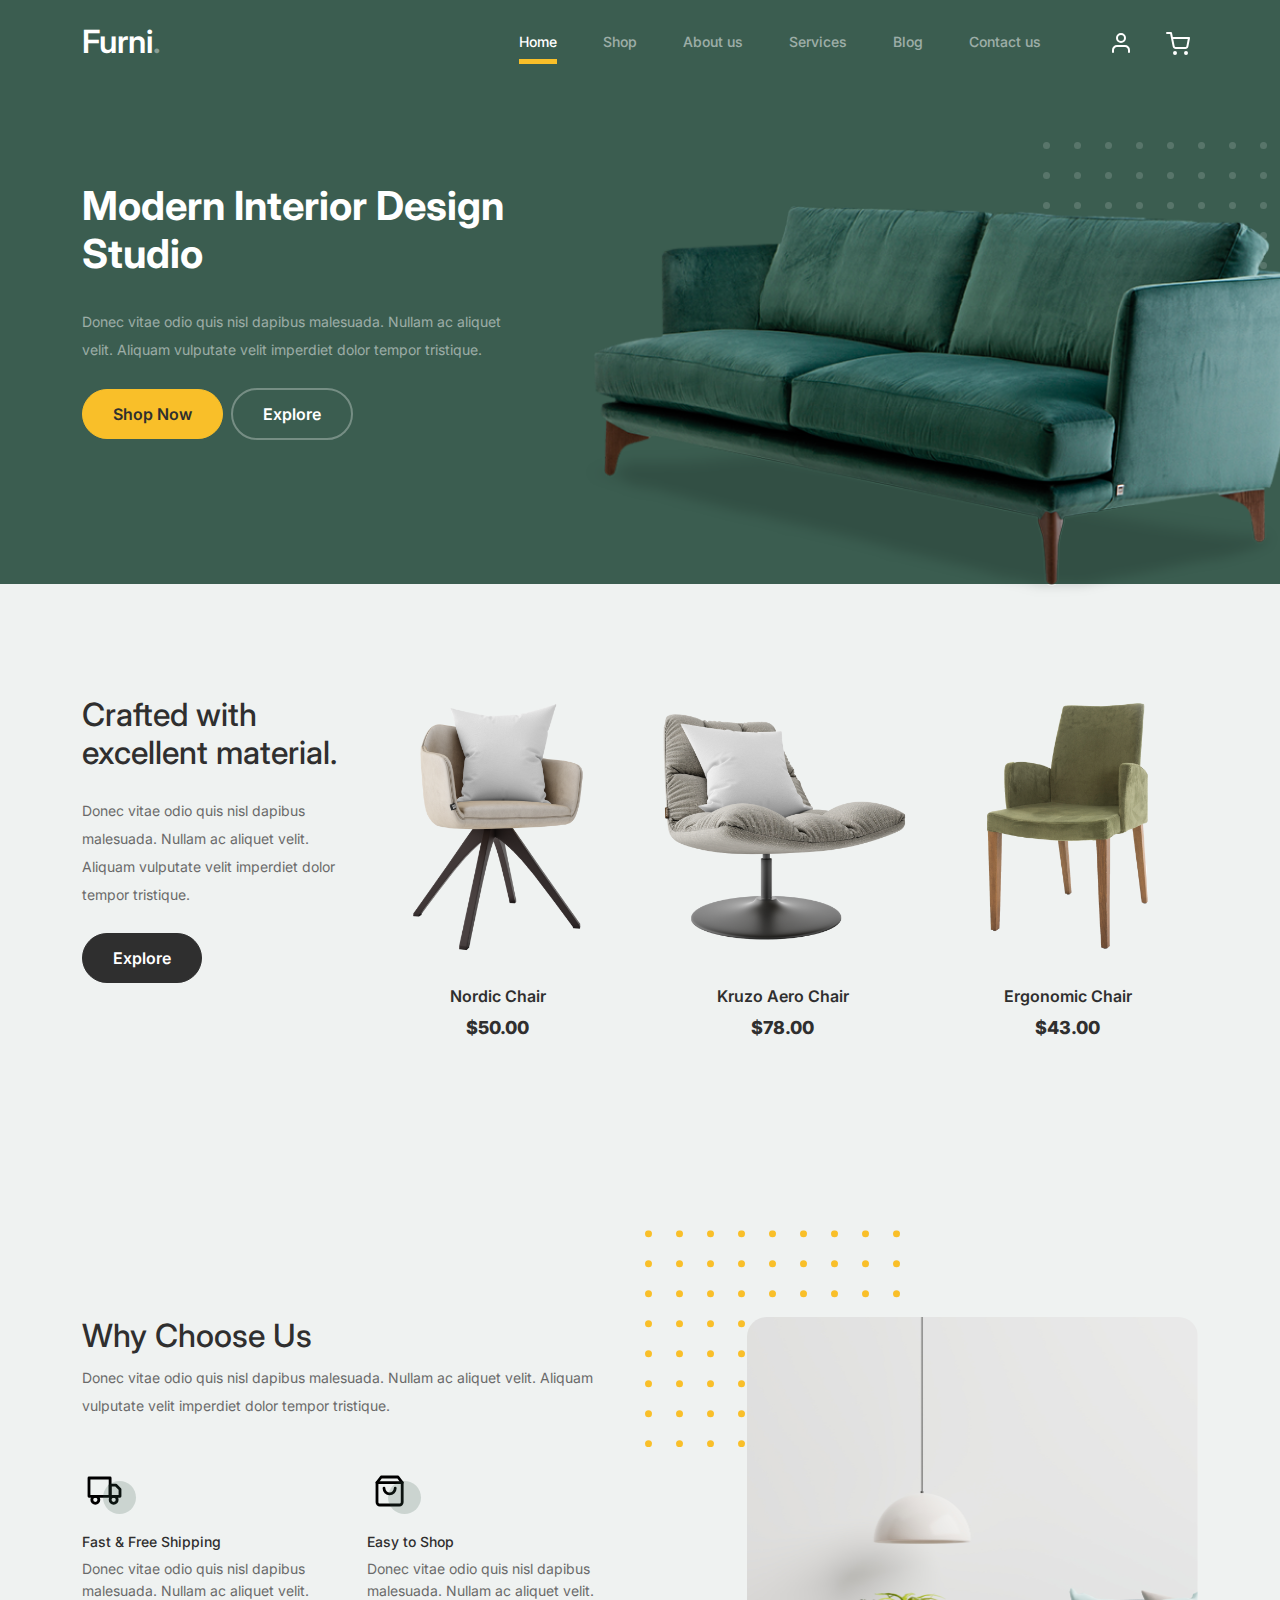
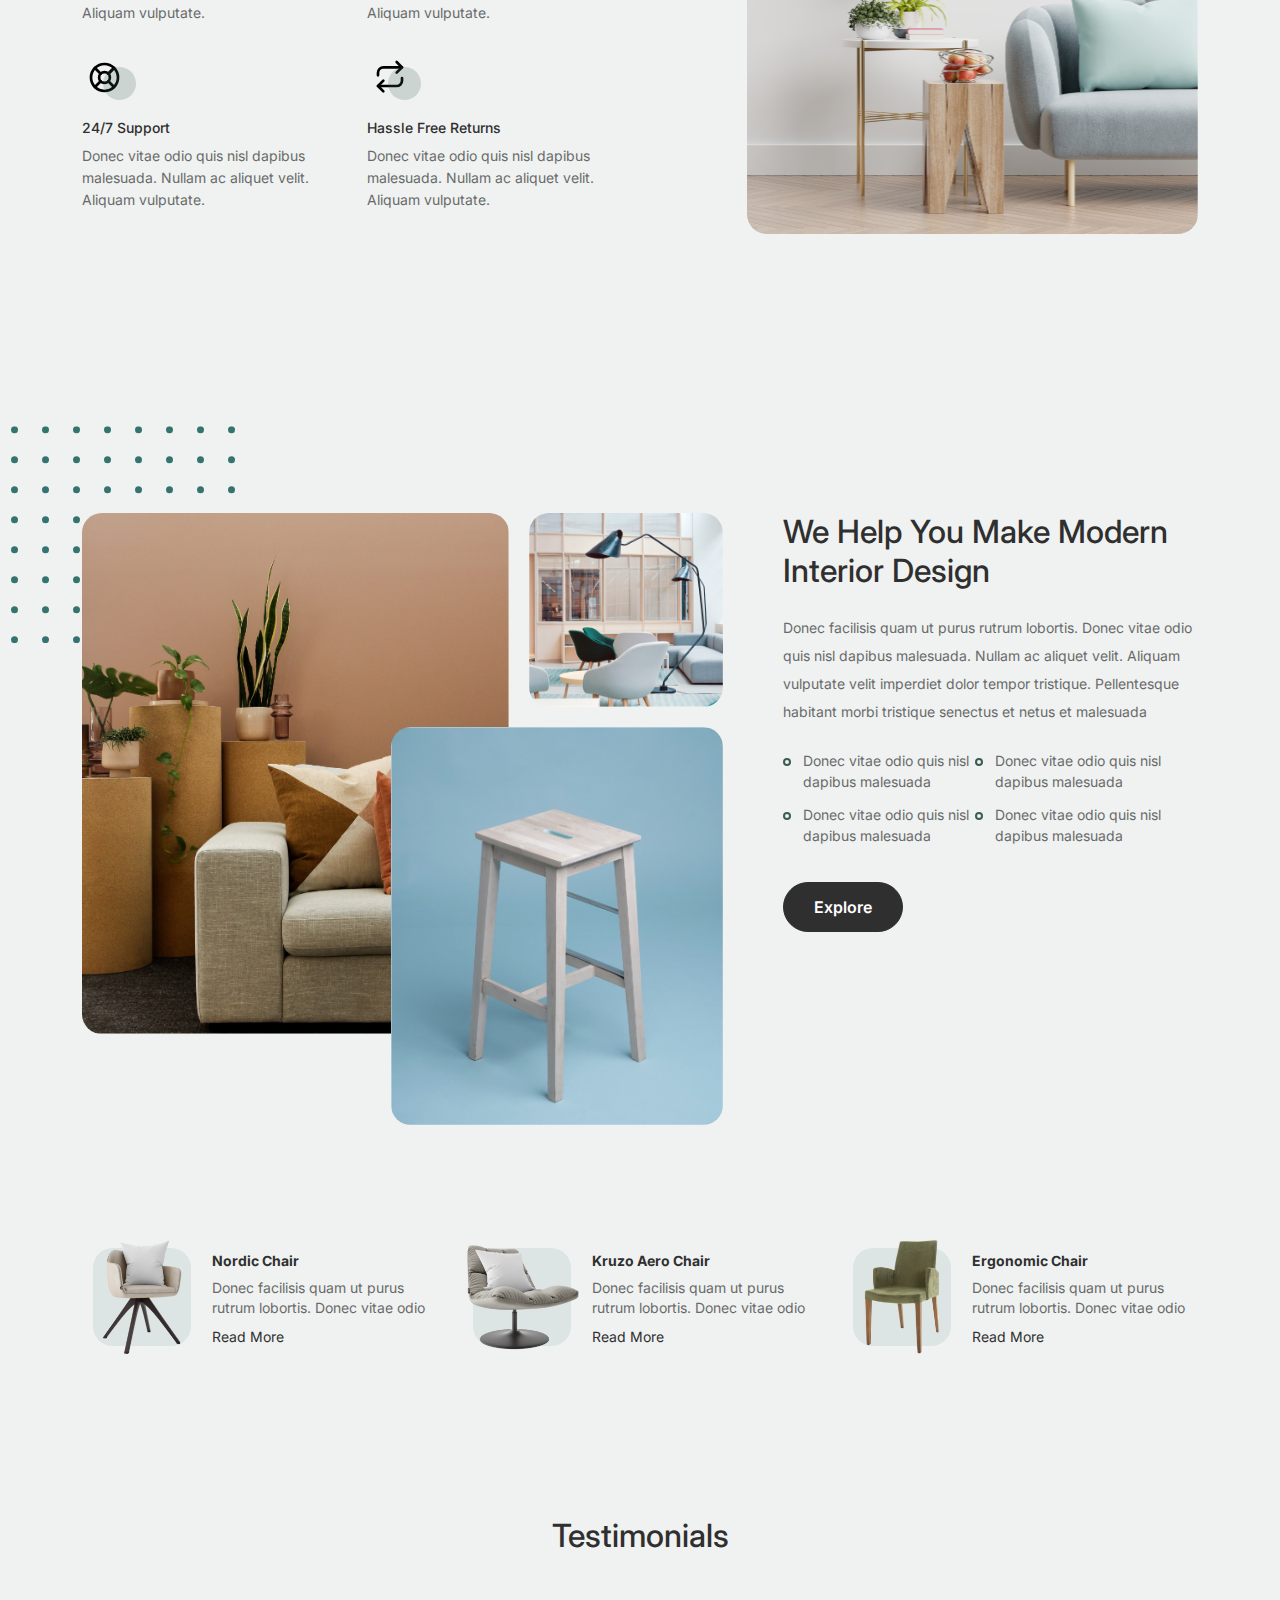
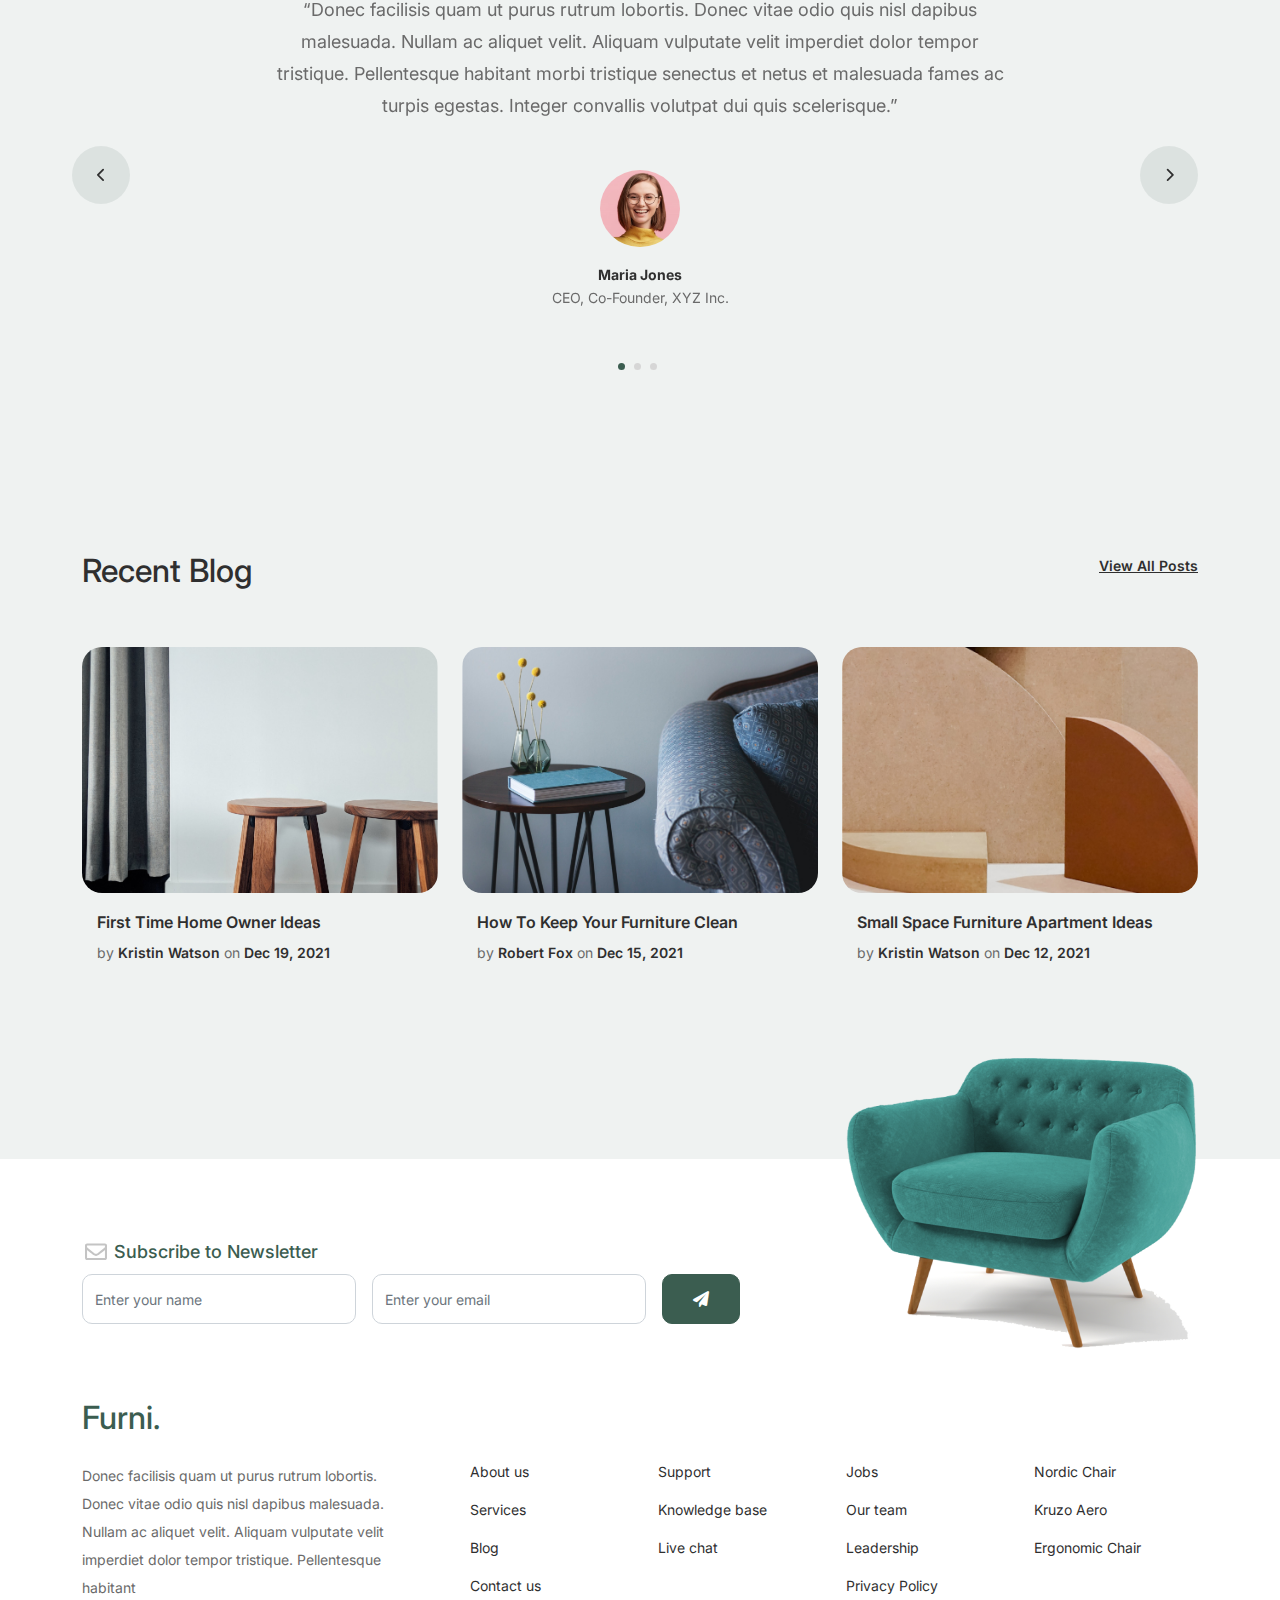
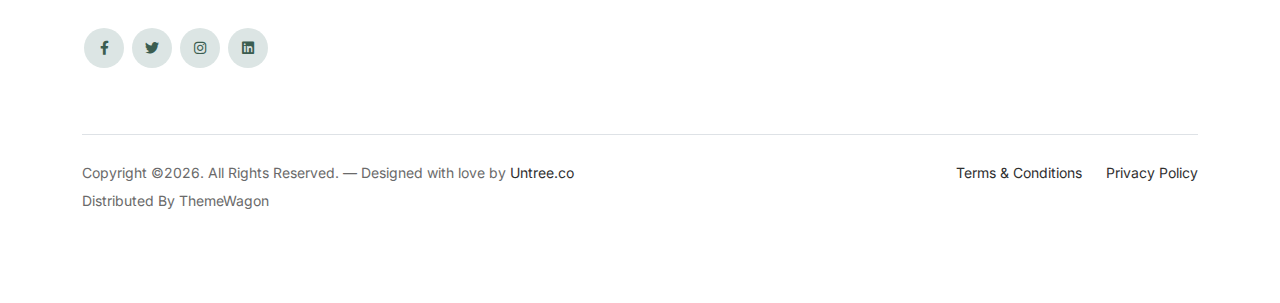
<file: furni-1.0.0/index.html>
<!-- /*
* Bootstrap 5
* Template Name: Furni
* Template Author: Untree.co
* Template URI: https://untree.co/
* License: https://creativecommons.org/licenses/by/3.0/
*/ -->
<!doctype html>
<html lang="en">
<head>
  <meta charset="utf-8">
  <meta name="viewport" content="width=device-width, initial-scale=1, shrink-to-fit=no">
  <meta name="author" content="Untree.co">
  <link rel="shortcut icon" href="favicon.png">

  <meta name="description" content="" />
  <meta name="keywords" content="bootstrap, bootstrap4" />

		<!-- Bootstrap CSS -->
		<link href="css/bootstrap.min.css" rel="stylesheet">
		<link href="https://cdnjs.cloudflare.com/ajax/libs/font-awesome/6.0.0-beta3/css/all.min.css" rel="stylesheet">
		<link href="css/tiny-slider.css" rel="stylesheet">
		<link href="css/style.css" rel="stylesheet">
		<title>Furni Free Bootstrap 5 Template for Furniture and Interior Design Websites by Untree.co </title>
	</head>

	<body>

		<!-- Start Header/Navigation -->
		<nav class="custom-navbar navbar navbar navbar-expand-md navbar-dark bg-dark" arial-label="Furni navigation bar">

			<div class="container">
				<a class="navbar-brand" href="index.html">Furni<span>.</span></a>

				<button class="navbar-toggler" type="button" data-bs-toggle="collapse" data-bs-target="#navbarsFurni" aria-controls="navbarsFurni" aria-expanded="false" aria-label="Toggle navigation">
					<span class="navbar-toggler-icon"></span>
				</button>

				<div class="collapse navbar-collapse" id="navbarsFurni">
					<ul class="custom-navbar-nav navbar-nav ms-auto mb-2 mb-md-0">
						<li class="nav-item active">
							<a class="nav-link" href="index.html">Home</a>
						</li>
						<li><a class="nav-link" href="shop.html">Shop</a></li>
						<li><a class="nav-link" href="about.html">About us</a></li>
						<li><a class="nav-link" href="services.html">Services</a></li>
						<li><a class="nav-link" href="blog.html">Blog</a></li>
						<li><a class="nav-link" href="contact.html">Contact us</a></li>
					</ul>

					<ul class="custom-navbar-cta navbar-nav mb-2 mb-md-0 ms-5">
						<li><a class="nav-link" href="#"><img src="images/user.svg"></a></li>
						<li><a class="nav-link" href="cart.html"><img src="images/cart.svg"></a></li>
					</ul>
				</div>
			</div>
				
		</nav>
		<!-- End Header/Navigation -->

		<!-- Start Hero Section -->
			<div class="hero">
				<div class="container">
					<div class="row justify-content-between">
						<div class="col-lg-5">
							<div class="intro-excerpt">
								<h1>Modern Interior <span clsas="d-block">Design Studio</span></h1>
								<p class="mb-4">Donec vitae odio quis nisl dapibus malesuada. Nullam ac aliquet velit. Aliquam vulputate velit imperdiet dolor tempor tristique.</p>
								<p><a href="" class="btn btn-secondary me-2">Shop Now</a><a href="#" class="btn btn-white-outline">Explore</a></p>
							</div>
						</div>
						<div class="col-lg-7">
							<div class="hero-img-wrap">
								<img src="images/couch.png" class="img-fluid">
							</div>
						</div>
					</div>
				</div>
			</div>
		<!-- End Hero Section -->

		<!-- Start Product Section -->
		<div class="product-section">
			<div class="container">
				<div class="row">

					<!-- Start Column 1 -->
					<div class="col-md-12 col-lg-3 mb-5 mb-lg-0">
						<h2 class="mb-4 section-title">Crafted with excellent material.</h2>
						<p class="mb-4">Donec vitae odio quis nisl dapibus malesuada. Nullam ac aliquet velit. Aliquam vulputate velit imperdiet dolor tempor tristique. </p>
						<p><a href="shop.html" class="btn">Explore</a></p>
					</div> 
					<!-- End Column 1 -->

					<!-- Start Column 2 -->
					<div class="col-12 col-md-4 col-lg-3 mb-5 mb-md-0">
						<a class="product-item" href="cart.html">
							<img src="images/product-1.png" class="img-fluid product-thumbnail">
							<h3 class="product-title">Nordic Chair</h3>
							<strong class="product-price">$50.00</strong>

							<span class="icon-cross">
								<img src="images/cross.svg" class="img-fluid">
							</span>
						</a>
					</div> 
					<!-- End Column 2 -->

					<!-- Start Column 3 -->
					<div class="col-12 col-md-4 col-lg-3 mb-5 mb-md-0">
						<a class="product-item" href="cart.html">
							<img src="images/product-2.png" class="img-fluid product-thumbnail">
							<h3 class="product-title">Kruzo Aero Chair</h3>
							<strong class="product-price">$78.00</strong>

							<span class="icon-cross">
								<img src="images/cross.svg" class="img-fluid">
							</span>
						</a>
					</div>
					<!-- End Column 3 -->

					<!-- Start Column 4 -->
					<div class="col-12 col-md-4 col-lg-3 mb-5 mb-md-0">
						<a class="product-item" href="cart.html">
							<img src="images/product-3.png" class="img-fluid product-thumbnail">
							<h3 class="product-title">Ergonomic Chair</h3>
							<strong class="product-price">$43.00</strong>

							<span class="icon-cross">
								<img src="images/cross.svg" class="img-fluid">
							</span>
						</a>
					</div>
					<!-- End Column 4 -->

				</div>
			</div>
		</div>
		<!-- End Product Section -->

		<!-- Start Why Choose Us Section -->
		<div class="why-choose-section">
			<div class="container">
				<div class="row justify-content-between">
					<div class="col-lg-6">
						<h2 class="section-title">Why Choose Us</h2>
						<p>Donec vitae odio quis nisl dapibus malesuada. Nullam ac aliquet velit. Aliquam vulputate velit imperdiet dolor tempor tristique.</p>

						<div class="row my-5">
							<div class="col-6 col-md-6">
								<div class="feature">
									<div class="icon">
										<img src="images/truck.svg" alt="Image" class="imf-fluid">
									</div>
									<h3>Fast &amp; Free Shipping</h3>
									<p>Donec vitae odio quis nisl dapibus malesuada. Nullam ac aliquet velit. Aliquam vulputate.</p>
								</div>
							</div>

							<div class="col-6 col-md-6">
								<div class="feature">
									<div class="icon">
										<img src="images/bag.svg" alt="Image" class="imf-fluid">
									</div>
									<h3>Easy to Shop</h3>
									<p>Donec vitae odio quis nisl dapibus malesuada. Nullam ac aliquet velit. Aliquam vulputate.</p>
								</div>
							</div>

							<div class="col-6 col-md-6">
								<div class="feature">
									<div class="icon">
										<img src="images/support.svg" alt="Image" class="imf-fluid">
									</div>
									<h3>24/7 Support</h3>
									<p>Donec vitae odio quis nisl dapibus malesuada. Nullam ac aliquet velit. Aliquam vulputate.</p>
								</div>
							</div>

							<div class="col-6 col-md-6">
								<div class="feature">
									<div class="icon">
										<img src="images/return.svg" alt="Image" class="imf-fluid">
									</div>
									<h3>Hassle Free Returns</h3>
									<p>Donec vitae odio quis nisl dapibus malesuada. Nullam ac aliquet velit. Aliquam vulputate.</p>
								</div>
							</div>

						</div>
					</div>

					<div class="col-lg-5">
						<div class="img-wrap">
							<img src="images/why-choose-us-img.jpg" alt="Image" class="img-fluid">
						</div>
					</div>

				</div>
			</div>
		</div>
		<!-- End Why Choose Us Section -->

		<!-- Start We Help Section -->
		<div class="we-help-section">
			<div class="container">
				<div class="row justify-content-between">
					<div class="col-lg-7 mb-5 mb-lg-0">
						<div class="imgs-grid">
							<div class="grid grid-1"><img src="images/img-grid-1.jpg" alt="Untree.co"></div>
							<div class="grid grid-2"><img src="images/img-grid-2.jpg" alt="Untree.co"></div>
							<div class="grid grid-3"><img src="images/img-grid-3.jpg" alt="Untree.co"></div>
						</div>
					</div>
					<div class="col-lg-5 ps-lg-5">
						<h2 class="section-title mb-4">We Help You Make Modern Interior Design</h2>
						<p>Donec facilisis quam ut purus rutrum lobortis. Donec vitae odio quis nisl dapibus malesuada. Nullam ac aliquet velit. Aliquam vulputate velit imperdiet dolor tempor tristique. Pellentesque habitant morbi tristique senectus et netus et malesuada</p>

						<ul class="list-unstyled custom-list my-4">
							<li>Donec vitae odio quis nisl dapibus malesuada</li>
							<li>Donec vitae odio quis nisl dapibus malesuada</li>
							<li>Donec vitae odio quis nisl dapibus malesuada</li>
							<li>Donec vitae odio quis nisl dapibus malesuada</li>
						</ul>
						<p><a herf="#" class="btn">Explore</a></p>
					</div>
				</div>
			</div>
		</div>
		<!-- End We Help Section -->

		<!-- Start Popular Product -->
		<div class="popular-product">
			<div class="container">
				<div class="row">

					<div class="col-12 col-md-6 col-lg-4 mb-4 mb-lg-0">
						<div class="product-item-sm d-flex">
							<div class="thumbnail">
								<img src="images/product-1.png" alt="Image" class="img-fluid">
							</div>
							<div class="pt-3">
								<h3>Nordic Chair</h3>
								<p>Donec facilisis quam ut purus rutrum lobortis. Donec vitae odio </p>
								<p><a href="#">Read More</a></p>
							</div>
						</div>
					</div>

					<div class="col-12 col-md-6 col-lg-4 mb-4 mb-lg-0">
						<div class="product-item-sm d-flex">
							<div class="thumbnail">
								<img src="images/product-2.png" alt="Image" class="img-fluid">
							</div>
							<div class="pt-3">
								<h3>Kruzo Aero Chair</h3>
								<p>Donec facilisis quam ut purus rutrum lobortis. Donec vitae odio </p>
								<p><a href="#">Read More</a></p>
							</div>
						</div>
					</div>

					<div class="col-12 col-md-6 col-lg-4 mb-4 mb-lg-0">
						<div class="product-item-sm d-flex">
							<div class="thumbnail">
								<img src="images/product-3.png" alt="Image" class="img-fluid">
							</div>
							<div class="pt-3">
								<h3>Ergonomic Chair</h3>
								<p>Donec facilisis quam ut purus rutrum lobortis. Donec vitae odio </p>
								<p><a href="#">Read More</a></p>
							</div>
						</div>
					</div>

				</div>
			</div>
		</div>
		<!-- End Popular Product -->

		<!-- Start Testimonial Slider -->
		<div class="testimonial-section">
			<div class="container">
				<div class="row">
					<div class="col-lg-7 mx-auto text-center">
						<h2 class="section-title">Testimonials</h2>
					</div>
				</div>

				<div class="row justify-content-center">
					<div class="col-lg-12">
						<div class="testimonial-slider-wrap text-center">

							<div id="testimonial-nav">
								<span class="prev" data-controls="prev"><span class="fa fa-chevron-left"></span></span>
								<span class="next" data-controls="next"><span class="fa fa-chevron-right"></span></span>
							</div>

							<div class="testimonial-slider">
								
								<div class="item">
									<div class="row justify-content-center">
										<div class="col-lg-8 mx-auto">

											<div class="testimonial-block text-center">
												<blockquote class="mb-5">
													<p>&ldquo;Donec facilisis quam ut purus rutrum lobortis. Donec vitae odio quis nisl dapibus malesuada. Nullam ac aliquet velit. Aliquam vulputate velit imperdiet dolor tempor tristique. Pellentesque habitant morbi tristique senectus et netus et malesuada fames ac turpis egestas. Integer convallis volutpat dui quis scelerisque.&rdquo;</p>
												</blockquote>

												<div class="author-info">
													<div class="author-pic">
														<img src="images/person-1.png" alt="Maria Jones" class="img-fluid">
													</div>
													<h3 class="font-weight-bold">Maria Jones</h3>
													<span class="position d-block mb-3">CEO, Co-Founder, XYZ Inc.</span>
												</div>
											</div>

										</div>
									</div>
								</div> 
								<!-- END item -->

								<div class="item">
									<div class="row justify-content-center">
										<div class="col-lg-8 mx-auto">

											<div class="testimonial-block text-center">
												<blockquote class="mb-5">
													<p>&ldquo;Donec facilisis quam ut purus rutrum lobortis. Donec vitae odio quis nisl dapibus malesuada. Nullam ac aliquet velit. Aliquam vulputate velit imperdiet dolor tempor tristique. Pellentesque habitant morbi tristique senectus et netus et malesuada fames ac turpis egestas. Integer convallis volutpat dui quis scelerisque.&rdquo;</p>
												</blockquote>

												<div class="author-info">
													<div class="author-pic">
														<img src="images/person-1.png" alt="Maria Jones" class="img-fluid">
													</div>
													<h3 class="font-weight-bold">Maria Jones</h3>
													<span class="position d-block mb-3">CEO, Co-Founder, XYZ Inc.</span>
												</div>
											</div>

										</div>
									</div>
								</div> 
								<!-- END item -->

								<div class="item">
									<div class="row justify-content-center">
										<div class="col-lg-8 mx-auto">

											<div class="testimonial-block text-center">
												<blockquote class="mb-5">
													<p>&ldquo;Donec facilisis quam ut purus rutrum lobortis. Donec vitae odio quis nisl dapibus malesuada. Nullam ac aliquet velit. Aliquam vulputate velit imperdiet dolor tempor tristique. Pellentesque habitant morbi tristique senectus et netus et malesuada fames ac turpis egestas. Integer convallis volutpat dui quis scelerisque.&rdquo;</p>
												</blockquote>

												<div class="author-info">
													<div class="author-pic">
														<img src="images/person-1.png" alt="Maria Jones" class="img-fluid">
													</div>
													<h3 class="font-weight-bold">Maria Jones</h3>
													<span class="position d-block mb-3">CEO, Co-Founder, XYZ Inc.</span>
												</div>
											</div>

										</div>
									</div>
								</div> 
								<!-- END item -->

							</div>

						</div>
					</div>
				</div>
			</div>
		</div>
		<!-- End Testimonial Slider -->

		<!-- Start Blog Section -->
		<div class="blog-section">
			<div class="container">
				<div class="row mb-5">
					<div class="col-md-6">
						<h2 class="section-title">Recent Blog</h2>
					</div>
					<div class="col-md-6 text-start text-md-end">
						<a href="#" class="more">View All Posts</a>
					</div>
				</div>

				<div class="row">

					<div class="col-12 col-sm-6 col-md-4 mb-4 mb-md-0">
						<div class="post-entry">
							<a href="#" class="post-thumbnail"><img src="images/post-1.jpg" alt="Image" class="img-fluid"></a>
							<div class="post-content-entry">
								<h3><a href="#">First Time Home Owner Ideas</a></h3>
								<div class="meta">
									<span>by <a href="#">Kristin Watson</a></span> <span>on <a href="#">Dec 19, 2021</a></span>
								</div>
							</div>
						</div>
					</div>

					<div class="col-12 col-sm-6 col-md-4 mb-4 mb-md-0">
						<div class="post-entry">
							<a href="#" class="post-thumbnail"><img src="images/post-2.jpg" alt="Image" class="img-fluid"></a>
							<div class="post-content-entry">
								<h3><a href="#">How To Keep Your Furniture Clean</a></h3>
								<div class="meta">
									<span>by <a href="#">Robert Fox</a></span> <span>on <a href="#">Dec 15, 2021</a></span>
								</div>
							</div>
						</div>
					</div>

					<div class="col-12 col-sm-6 col-md-4 mb-4 mb-md-0">
						<div class="post-entry">
							<a href="#" class="post-thumbnail"><img src="images/post-3.jpg" alt="Image" class="img-fluid"></a>
							<div class="post-content-entry">
								<h3><a href="#">Small Space Furniture Apartment Ideas</a></h3>
								<div class="meta">
									<span>by <a href="#">Kristin Watson</a></span> <span>on <a href="#">Dec 12, 2021</a></span>
								</div>
							</div>
						</div>
					</div>

				</div>
			</div>
		</div>
		<!-- End Blog Section -->	

		<!-- Start Footer Section -->
		<footer class="footer-section">
			<div class="container relative">

				<div class="sofa-img">
					<img src="images/sofa.png" alt="Image" class="img-fluid">
				</div>

				<div class="row">
					<div class="col-lg-8">
						<div class="subscription-form">
							<h3 class="d-flex align-items-center"><span class="me-1"><img src="images/envelope-outline.svg" alt="Image" class="img-fluid"></span><span>Subscribe to Newsletter</span></h3>

							<form action="#" class="row g-3">
								<div class="col-auto">
									<input type="text" class="form-control" placeholder="Enter your name">
								</div>
								<div class="col-auto">
									<input type="email" class="form-control" placeholder="Enter your email">
								</div>
								<div class="col-auto">
									<button class="btn btn-primary">
										<span class="fa fa-paper-plane"></span>
									</button>
								</div>
							</form>

						</div>
					</div>
				</div>

				<div class="row g-5 mb-5">
					<div class="col-lg-4">
						<div class="mb-4 footer-logo-wrap"><a href="#" class="footer-logo">Furni<span>.</span></a></div>
						<p class="mb-4">Donec facilisis quam ut purus rutrum lobortis. Donec vitae odio quis nisl dapibus malesuada. Nullam ac aliquet velit. Aliquam vulputate velit imperdiet dolor tempor tristique. Pellentesque habitant</p>

						<ul class="list-unstyled custom-social">
							<li><a href="#"><span class="fa fa-brands fa-facebook-f"></span></a></li>
							<li><a href="#"><span class="fa fa-brands fa-twitter"></span></a></li>
							<li><a href="#"><span class="fa fa-brands fa-instagram"></span></a></li>
							<li><a href="#"><span class="fa fa-brands fa-linkedin"></span></a></li>
						</ul>
					</div>

					<div class="col-lg-8">
						<div class="row links-wrap">
							<div class="col-6 col-sm-6 col-md-3">
								<ul class="list-unstyled">
									<li><a href="#">About us</a></li>
									<li><a href="#">Services</a></li>
									<li><a href="#">Blog</a></li>
									<li><a href="#">Contact us</a></li>
								</ul>
							</div>

							<div class="col-6 col-sm-6 col-md-3">
								<ul class="list-unstyled">
									<li><a href="#">Support</a></li>
									<li><a href="#">Knowledge base</a></li>
									<li><a href="#">Live chat</a></li>
								</ul>
							</div>

							<div class="col-6 col-sm-6 col-md-3">
								<ul class="list-unstyled">
									<li><a href="#">Jobs</a></li>
									<li><a href="#">Our team</a></li>
									<li><a href="#">Leadership</a></li>
									<li><a href="#">Privacy Policy</a></li>
								</ul>
							</div>

							<div class="col-6 col-sm-6 col-md-3">
								<ul class="list-unstyled">
									<li><a href="#">Nordic Chair</a></li>
									<li><a href="#">Kruzo Aero</a></li>
									<li><a href="#">Ergonomic Chair</a></li>
								</ul>
							</div>
						</div>
					</div>

				</div>

				<div class="border-top copyright">
					<div class="row pt-4">
						<div class="col-lg-6">
							<p class="mb-2 text-center text-lg-start">Copyright &copy;<script>document.write(new Date().getFullYear());</script>. All Rights Reserved. &mdash; Designed with love by <a href="https://untree.co">Untree.co</a> Distributed By <a hreff="https://themewagon.com">ThemeWagon</a>  <!-- License information: https://untree.co/license/ -->
            </p>
						</div>

						<div class="col-lg-6 text-center text-lg-end">
							<ul class="list-unstyled d-inline-flex ms-auto">
								<li class="me-4"><a href="#">Terms &amp; Conditions</a></li>
								<li><a href="#">Privacy Policy</a></li>
							</ul>
						</div>

					</div>
				</div>

			</div>
		</footer>
		<!-- End Footer Section -->	


		<script src="js/bootstrap.bundle.min.js"></script>
		<script src="js/tiny-slider.js"></script>
		<script src="js/custom.js"></script>
	</body>

</html>
</file>
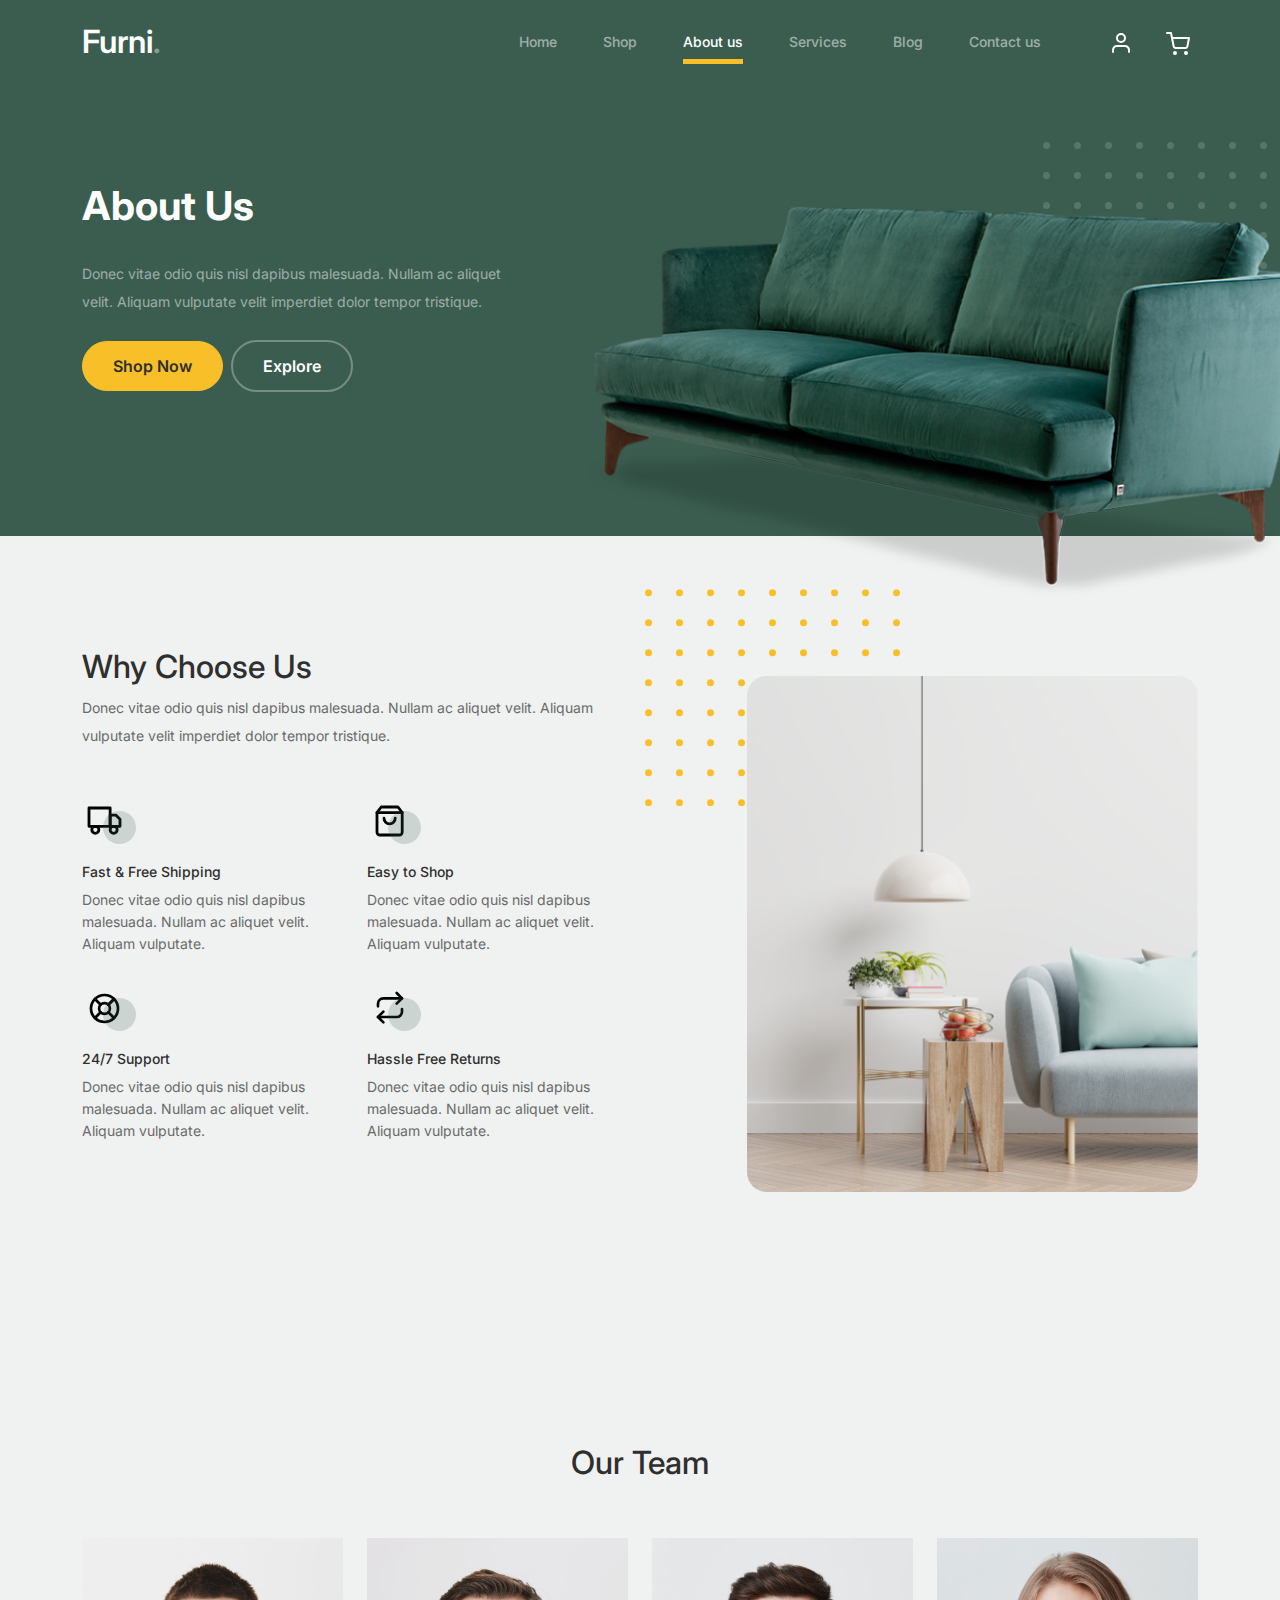
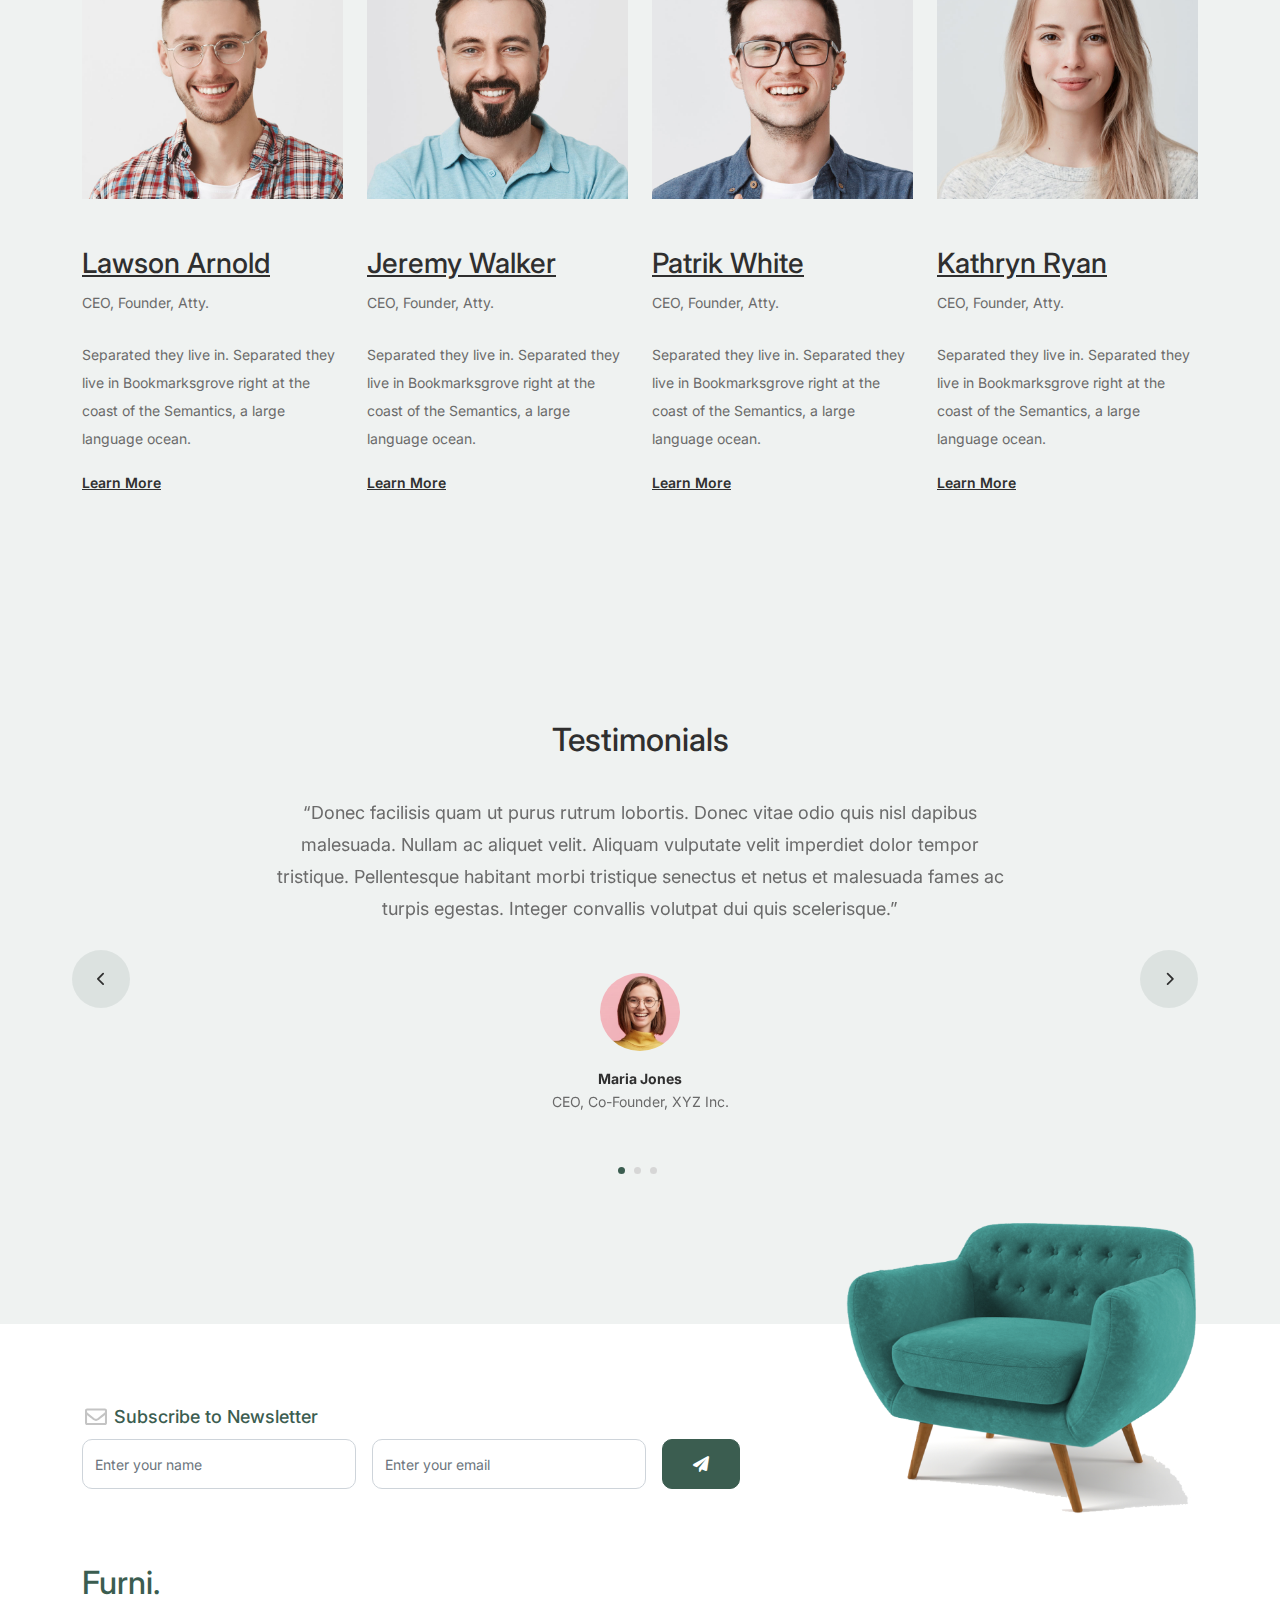
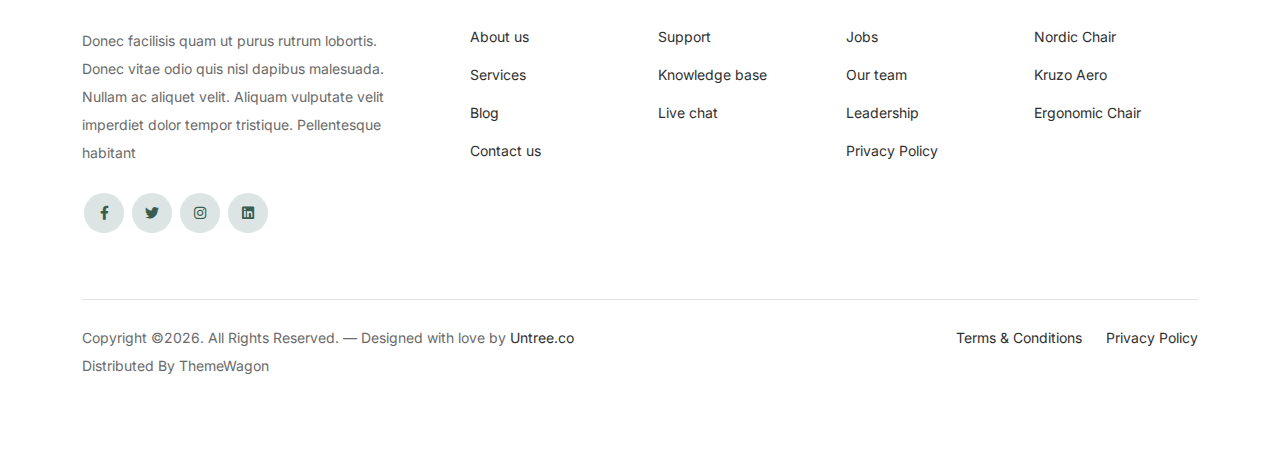
<file: furni-1.0.0/about.html>
<!-- /*
* Bootstrap 5
* Template Name: Furni
* Template Author: Untree.co
* Template URI: https://untree.co/
* License: https://creativecommons.org/licenses/by/3.0/
*/ -->
<!doctype html>
<html lang="en">
<head>
  <meta charset="utf-8">
  <meta name="viewport" content="width=device-width, initial-scale=1, shrink-to-fit=no">
  <meta name="author" content="Untree.co">
  <link rel="shortcut icon" href="favicon.png">

  <meta name="description" content="" />
  <meta name="keywords" content="bootstrap, bootstrap4" />

		<!-- Bootstrap CSS -->
		<link href="css/bootstrap.min.css" rel="stylesheet">
		<link href="https://cdnjs.cloudflare.com/ajax/libs/font-awesome/6.0.0-beta3/css/all.min.css" rel="stylesheet">
		<link href="css/tiny-slider.css" rel="stylesheet">
		<link href="css/style.css" rel="stylesheet">
		<title>Furni Free Bootstrap 5 Template for Furniture and Interior Design Websites by Untree.co </title>
	</head>

	<body>

		<!-- Start Header/Navigation -->
		<nav class="custom-navbar navbar navbar navbar-expand-md navbar-dark bg-dark" arial-label="Furni navigation bar">

			<div class="container">
				<a class="navbar-brand" href="index.html">Furni<span>.</span></a>

				<button class="navbar-toggler" type="button" data-bs-toggle="collapse" data-bs-target="#navbarsFurni" aria-controls="navbarsFurni" aria-expanded="false" aria-label="Toggle navigation">
					<span class="navbar-toggler-icon"></span>
				</button>

				<div class="collapse navbar-collapse" id="navbarsFurni">
					<ul class="custom-navbar-nav navbar-nav ms-auto mb-2 mb-md-0">
						<li class="nav-item ">
							<a class="nav-link" href="index.html">Home</a>
						</li>
						<li><a class="nav-link" href="shop.html">Shop</a></li>
						<li class="active"><a class="nav-link" href="about.html">About us</a></li>
						<li><a class="nav-link" href="services.html">Services</a></li>
						<li><a class="nav-link" href="blog.html">Blog</a></li>
						<li><a class="nav-link" href="contact.html">Contact us</a></li>
					</ul>

					<ul class="custom-navbar-cta navbar-nav mb-2 mb-md-0 ms-5">
						<li><a class="nav-link" href="#"><img src="images/user.svg"></a></li>
						<li><a class="nav-link" href="cart.html"><img src="images/cart.svg"></a></li>
					</ul>
				</div>
			</div>
				
		</nav>
		<!-- End Header/Navigation -->

		<!-- Start Hero Section -->
			<div class="hero">
				<div class="container">
					<div class="row justify-content-between">
						<div class="col-lg-5">
							<div class="intro-excerpt">
								<h1>About Us</h1>
								<p class="mb-4">Donec vitae odio quis nisl dapibus malesuada. Nullam ac aliquet velit. Aliquam vulputate velit imperdiet dolor tempor tristique.</p>
								<p><a href="" class="btn btn-secondary me-2">Shop Now</a><a href="#" class="btn btn-white-outline">Explore</a></p>
							</div>
						</div>
						<div class="col-lg-7">
							<div class="hero-img-wrap">
								<img src="images/couch.png" class="img-fluid">
							</div>
						</div>
					</div>
				</div>
			</div>
		<!-- End Hero Section -->

		

		<!-- Start Why Choose Us Section -->
		<div class="why-choose-section">
			<div class="container">
				<div class="row justify-content-between align-items-center">
					<div class="col-lg-6">
						<h2 class="section-title">Why Choose Us</h2>
						<p>Donec vitae odio quis nisl dapibus malesuada. Nullam ac aliquet velit. Aliquam vulputate velit imperdiet dolor tempor tristique.</p>

						<div class="row my-5">
							<div class="col-6 col-md-6">
								<div class="feature">
									<div class="icon">
										<img src="images/truck.svg" alt="Image" class="imf-fluid">
									</div>
									<h3>Fast &amp; Free Shipping</h3>
									<p>Donec vitae odio quis nisl dapibus malesuada. Nullam ac aliquet velit. Aliquam vulputate.</p>
								</div>
							</div>

							<div class="col-6 col-md-6">
								<div class="feature">
									<div class="icon">
										<img src="images/bag.svg" alt="Image" class="imf-fluid">
									</div>
									<h3>Easy to Shop</h3>
									<p>Donec vitae odio quis nisl dapibus malesuada. Nullam ac aliquet velit. Aliquam vulputate.</p>
								</div>
							</div>

							<div class="col-6 col-md-6">
								<div class="feature">
									<div class="icon">
										<img src="images/support.svg" alt="Image" class="imf-fluid">
									</div>
									<h3>24/7 Support</h3>
									<p>Donec vitae odio quis nisl dapibus malesuada. Nullam ac aliquet velit. Aliquam vulputate.</p>
								</div>
							</div>

							<div class="col-6 col-md-6">
								<div class="feature">
									<div class="icon">
										<img src="images/return.svg" alt="Image" class="imf-fluid">
									</div>
									<h3>Hassle Free Returns</h3>
									<p>Donec vitae odio quis nisl dapibus malesuada. Nullam ac aliquet velit. Aliquam vulputate.</p>
								</div>
							</div>

						</div>
					</div>

					<div class="col-lg-5">
						<div class="img-wrap">
							<img src="images/why-choose-us-img.jpg" alt="Image" class="img-fluid">
						</div>
					</div>

				</div>
			</div>
		</div>
		<!-- End Why Choose Us Section -->

		<!-- Start Team Section -->
		<div class="untree_co-section">
			<div class="container">

				<div class="row mb-5">
					<div class="col-lg-5 mx-auto text-center">
						<h2 class="section-title">Our Team</h2>
					</div>
				</div>

				<div class="row">

					<!-- Start Column 1 -->
					<div class="col-12 col-md-6 col-lg-3 mb-5 mb-md-0">
						<img src="images/person_1.jpg" class="img-fluid mb-5">
						<h3 clas><a href="#"><span class="">Lawson</span> Arnold</a></h3>
            <span class="d-block position mb-4">CEO, Founder, Atty.</span>
            <p>Separated they live in.
            Separated they live in Bookmarksgrove right at the coast of the Semantics, a large language ocean.</p>
            <p class="mb-0"><a href="#" class="more dark">Learn More <span class="icon-arrow_forward"></span></a></p>
					</div> 
					<!-- End Column 1 -->

					<!-- Start Column 2 -->
					<div class="col-12 col-md-6 col-lg-3 mb-5 mb-md-0">
						<img src="images/person_2.jpg" class="img-fluid mb-5">

						<h3 clas><a href="#"><span class="">Jeremy</span> Walker</a></h3>
            <span class="d-block position mb-4">CEO, Founder, Atty.</span>
            <p>Separated they live in.
            Separated they live in Bookmarksgrove right at the coast of the Semantics, a large language ocean.</p>
            <p class="mb-0"><a href="#" class="more dark">Learn More <span class="icon-arrow_forward"></span></a></p>

					</div> 
					<!-- End Column 2 -->

					<!-- Start Column 3 -->
					<div class="col-12 col-md-6 col-lg-3 mb-5 mb-md-0">
						<img src="images/person_3.jpg" class="img-fluid mb-5">
						<h3 clas><a href="#"><span class="">Patrik</span> White</a></h3>
            <span class="d-block position mb-4">CEO, Founder, Atty.</span>
            <p>Separated they live in.
            Separated they live in Bookmarksgrove right at the coast of the Semantics, a large language ocean.</p>
            <p class="mb-0"><a href="#" class="more dark">Learn More <span class="icon-arrow_forward"></span></a></p>
					</div> 
					<!-- End Column 3 -->

					<!-- Start Column 4 -->
					<div class="col-12 col-md-6 col-lg-3 mb-5 mb-md-0">
						<img src="images/person_4.jpg" class="img-fluid mb-5">

						<h3 clas><a href="#"><span class="">Kathryn</span> Ryan</a></h3>
            <span class="d-block position mb-4">CEO, Founder, Atty.</span>
            <p>Separated they live in.
            Separated they live in Bookmarksgrove right at the coast of the Semantics, a large language ocean.</p>
            <p class="mb-0"><a href="#" class="more dark">Learn More <span class="icon-arrow_forward"></span></a></p>

          
					</div> 
					<!-- End Column 4 -->

					

				</div>
			</div>
		</div>
		<!-- End Team Section -->

		

		<!-- Start Testimonial Slider -->
		<div class="testimonial-section before-footer-section">
			<div class="container">
				<div class="row">
					<div class="col-lg-7 mx-auto text-center">
						<h2 class="section-title">Testimonials</h2>
					</div>
				</div>

				<div class="row justify-content-center">
					<div class="col-lg-12">
						<div class="testimonial-slider-wrap text-center">

							<div id="testimonial-nav">
								<span class="prev" data-controls="prev"><span class="fa fa-chevron-left"></span></span>
								<span class="next" data-controls="next"><span class="fa fa-chevron-right"></span></span>
							</div>

							<div class="testimonial-slider">
								
								<div class="item">
									<div class="row justify-content-center">
										<div class="col-lg-8 mx-auto">

											<div class="testimonial-block text-center">
												<blockquote class="mb-5">
													<p>&ldquo;Donec facilisis quam ut purus rutrum lobortis. Donec vitae odio quis nisl dapibus malesuada. Nullam ac aliquet velit. Aliquam vulputate velit imperdiet dolor tempor tristique. Pellentesque habitant morbi tristique senectus et netus et malesuada fames ac turpis egestas. Integer convallis volutpat dui quis scelerisque.&rdquo;</p>
												</blockquote>

												<div class="author-info">
													<div class="author-pic">
														<img src="images/person-1.png" alt="Maria Jones" class="img-fluid">
													</div>
													<h3 class="font-weight-bold">Maria Jones</h3>
													<span class="position d-block mb-3">CEO, Co-Founder, XYZ Inc.</span>
												</div>
											</div>

										</div>
									</div>
								</div> 
								<!-- END item -->

								<div class="item">
									<div class="row justify-content-center">
										<div class="col-lg-8 mx-auto">

											<div class="testimonial-block text-center">
												<blockquote class="mb-5">
													<p>&ldquo;Donec facilisis quam ut purus rutrum lobortis. Donec vitae odio quis nisl dapibus malesuada. Nullam ac aliquet velit. Aliquam vulputate velit imperdiet dolor tempor tristique. Pellentesque habitant morbi tristique senectus et netus et malesuada fames ac turpis egestas. Integer convallis volutpat dui quis scelerisque.&rdquo;</p>
												</blockquote>

												<div class="author-info">
													<div class="author-pic">
														<img src="images/person-1.png" alt="Maria Jones" class="img-fluid">
													</div>
													<h3 class="font-weight-bold">Maria Jones</h3>
													<span class="position d-block mb-3">CEO, Co-Founder, XYZ Inc.</span>
												</div>
											</div>

										</div>
									</div>
								</div> 
								<!-- END item -->

								<div class="item">
									<div class="row justify-content-center">
										<div class="col-lg-8 mx-auto">

											<div class="testimonial-block text-center">
												<blockquote class="mb-5">
													<p>&ldquo;Donec facilisis quam ut purus rutrum lobortis. Donec vitae odio quis nisl dapibus malesuada. Nullam ac aliquet velit. Aliquam vulputate velit imperdiet dolor tempor tristique. Pellentesque habitant morbi tristique senectus et netus et malesuada fames ac turpis egestas. Integer convallis volutpat dui quis scelerisque.&rdquo;</p>
												</blockquote>

												<div class="author-info">
													<div class="author-pic">
														<img src="images/person-1.png" alt="Maria Jones" class="img-fluid">
													</div>
													<h3 class="font-weight-bold">Maria Jones</h3>
													<span class="position d-block mb-3">CEO, Co-Founder, XYZ Inc.</span>
												</div>
											</div>

										</div>
									</div>
								</div> 
								<!-- END item -->

							</div>

						</div>
					</div>
				</div>
			</div>
		</div>
		<!-- End Testimonial Slider -->

		

		<!-- Start Footer Section -->
		<footer class="footer-section">
			<div class="container relative">

				<div class="sofa-img">
					<img src="images/sofa.png" alt="Image" class="img-fluid">
				</div>

				<div class="row">
					<div class="col-lg-8">
						<div class="subscription-form">
							<h3 class="d-flex align-items-center"><span class="me-1"><img src="images/envelope-outline.svg" alt="Image" class="img-fluid"></span><span>Subscribe to Newsletter</span></h3>

							<form action="#" class="row g-3">
								<div class="col-auto">
									<input type="text" class="form-control" placeholder="Enter your name">
								</div>
								<div class="col-auto">
									<input type="email" class="form-control" placeholder="Enter your email">
								</div>
								<div class="col-auto">
									<button class="btn btn-primary">
										<span class="fa fa-paper-plane"></span>
									</button>
								</div>
							</form>

						</div>
					</div>
				</div>

				<div class="row g-5 mb-5">
					<div class="col-lg-4">
						<div class="mb-4 footer-logo-wrap"><a href="#" class="footer-logo">Furni<span>.</span></a></div>
						<p class="mb-4">Donec facilisis quam ut purus rutrum lobortis. Donec vitae odio quis nisl dapibus malesuada. Nullam ac aliquet velit. Aliquam vulputate velit imperdiet dolor tempor tristique. Pellentesque habitant</p>

						<ul class="list-unstyled custom-social">
							<li><a href="#"><span class="fa fa-brands fa-facebook-f"></span></a></li>
							<li><a href="#"><span class="fa fa-brands fa-twitter"></span></a></li>
							<li><a href="#"><span class="fa fa-brands fa-instagram"></span></a></li>
							<li><a href="#"><span class="fa fa-brands fa-linkedin"></span></a></li>
						</ul>
					</div>

					<div class="col-lg-8">
						<div class="row links-wrap">
							<div class="col-6 col-sm-6 col-md-3">
								<ul class="list-unstyled">
									<li><a href="#">About us</a></li>
									<li><a href="#">Services</a></li>
									<li><a href="#">Blog</a></li>
									<li><a href="#">Contact us</a></li>
								</ul>
							</div>

							<div class="col-6 col-sm-6 col-md-3">
								<ul class="list-unstyled">
									<li><a href="#">Support</a></li>
									<li><a href="#">Knowledge base</a></li>
									<li><a href="#">Live chat</a></li>
								</ul>
							</div>

							<div class="col-6 col-sm-6 col-md-3">
								<ul class="list-unstyled">
									<li><a href="#">Jobs</a></li>
									<li><a href="#">Our team</a></li>
									<li><a href="#">Leadership</a></li>
									<li><a href="#">Privacy Policy</a></li>
								</ul>
							</div>

							<div class="col-6 col-sm-6 col-md-3">
								<ul class="list-unstyled">
									<li><a href="#">Nordic Chair</a></li>
									<li><a href="#">Kruzo Aero</a></li>
									<li><a href="#">Ergonomic Chair</a></li>
								</ul>
							</div>
						</div>
					</div>

				</div>

				<div class="border-top copyright">
					<div class="row pt-4">
						<div class="col-lg-6">
							<p class="mb-2 text-center text-lg-start">Copyright &copy;<script>document.write(new Date().getFullYear());</script>. All Rights Reserved. &mdash; Designed with love by <a href="https://untree.co">Untree.co</a> Distributed By <a hreff="https://themewagon.com">ThemeWagon</a>  <!-- License information: https://untree.co/license/ -->
            </p>
						</div>

						<div class="col-lg-6 text-center text-lg-end">
							<ul class="list-unstyled d-inline-flex ms-auto">
								<li class="me-4"><a href="#">Terms &amp; Conditions</a></li>
								<li><a href="#">Privacy Policy</a></li>
							</ul>
						</div>

					</div>
				</div>

			</div>
		</footer>
		<!-- End Footer Section -->	


		<script src="js/bootstrap.bundle.min.js"></script>
		<script src="js/tiny-slider.js"></script>
		<script src="js/custom.js"></script>
	</body>

</html>
</file>
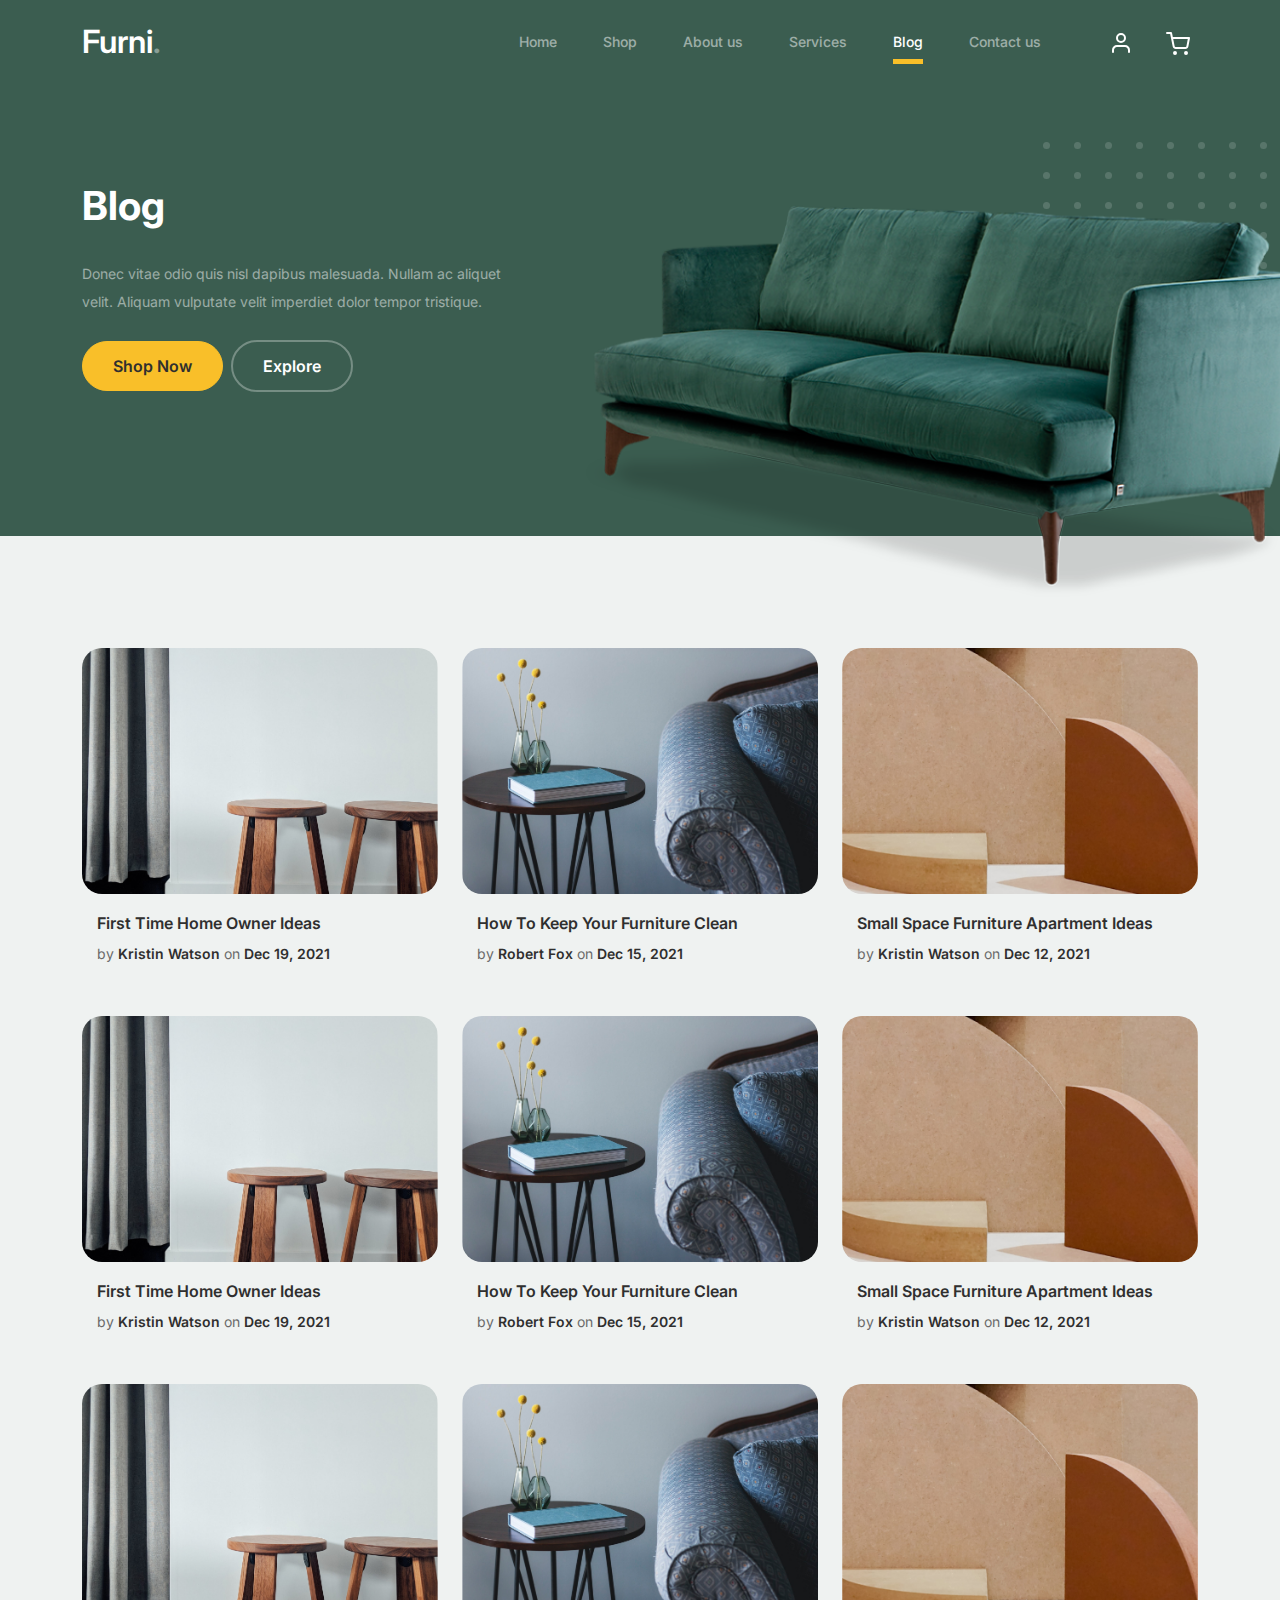
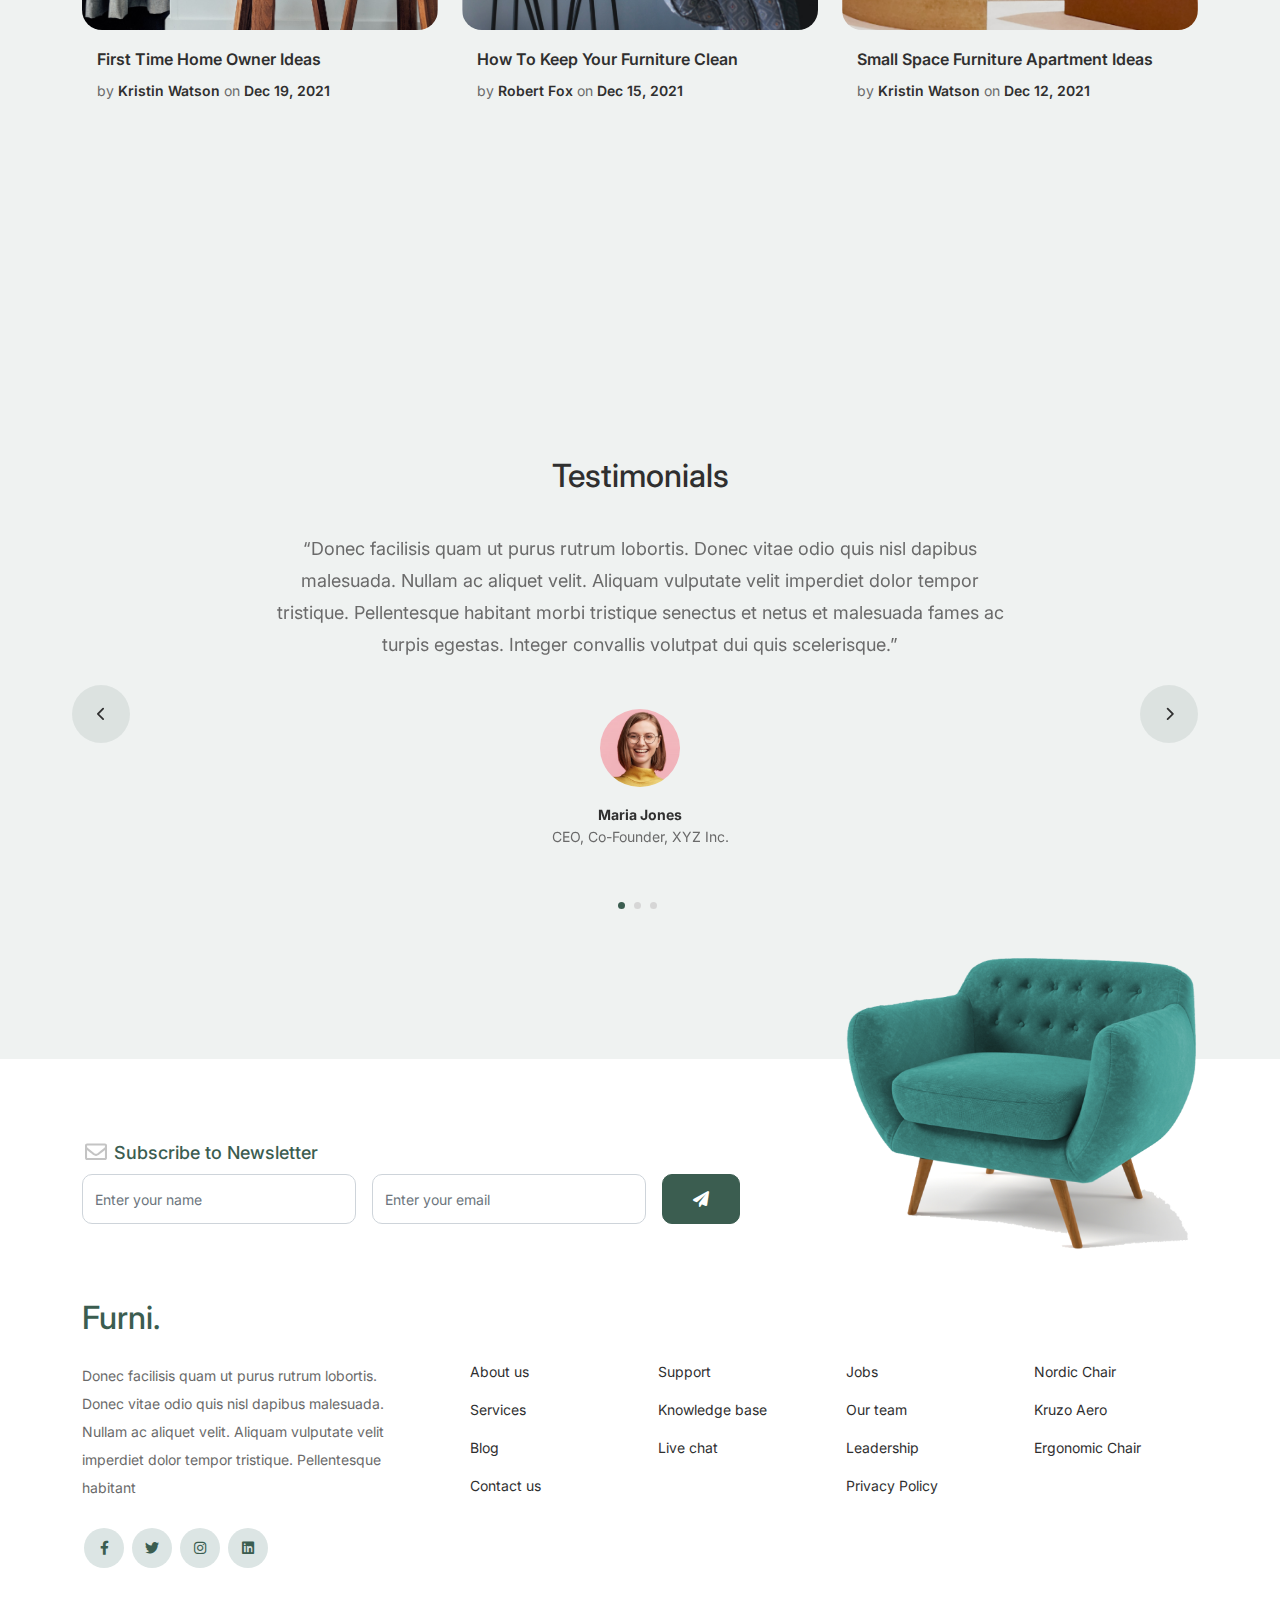
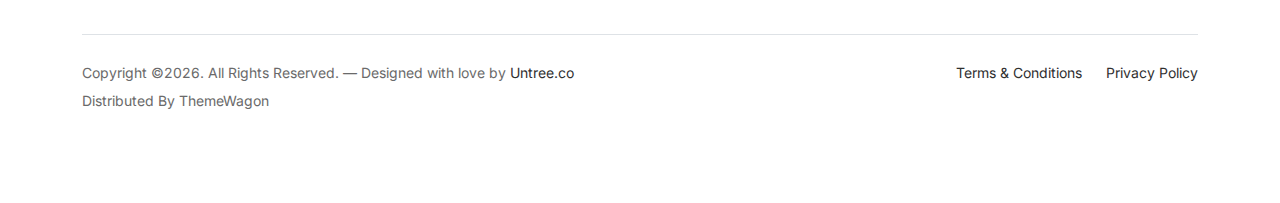
<file: furni-1.0.0/blog.html>
<!-- /*
* Bootstrap 5
* Template Name: Furni
* Template Author: Untree.co
* Template URI: https://untree.co/
* License: https://creativecommons.org/licenses/by/3.0/
*/ -->
<!doctype html>
<html lang="en">
<head>
  <meta charset="utf-8">
  <meta name="viewport" content="width=device-width, initial-scale=1, shrink-to-fit=no">
  <meta name="author" content="Untree.co">
  <link rel="shortcut icon" href="favicon.png">

  <meta name="description" content="" />
  <meta name="keywords" content="bootstrap, bootstrap4" />

		<!-- Bootstrap CSS -->
		<link href="css/bootstrap.min.css" rel="stylesheet">
		<link href="https://cdnjs.cloudflare.com/ajax/libs/font-awesome/6.0.0-beta3/css/all.min.css" rel="stylesheet">
		<link href="css/tiny-slider.css" rel="stylesheet">
		<link href="css/style.css" rel="stylesheet">
		<title>Furni Free Bootstrap 5 Template for Furniture and Interior Design Websites by Untree.co </title>
	</head>

	<body>

		<!-- Start Header/Navigation -->
		<nav class="custom-navbar navbar navbar navbar-expand-md navbar-dark bg-dark" arial-label="Furni navigation bar">

			<div class="container">
				<a class="navbar-brand" href="index.html">Furni<span>.</span></a>

				<button class="navbar-toggler" type="button" data-bs-toggle="collapse" data-bs-target="#navbarsFurni" aria-controls="navbarsFurni" aria-expanded="false" aria-label="Toggle navigation">
					<span class="navbar-toggler-icon"></span>
				</button>

				<div class="collapse navbar-collapse" id="navbarsFurni">
					<ul class="custom-navbar-nav navbar-nav ms-auto mb-2 mb-md-0">
						<li class="nav-item">
							<a class="nav-link" href="index.html">Home</a>
						</li>
						<li><a class="nav-link" href="shop.html">Shop</a></li>
						<li><a class="nav-link" href="about.html">About us</a></li>
						<li><a class="nav-link" href="services.html">Services</a></li>
						<li class="active"><a class="nav-link" href="blog.html">Blog</a></li>
						<li><a class="nav-link" href="contact.html">Contact us</a></li>
					</ul>

					<ul class="custom-navbar-cta navbar-nav mb-2 mb-md-0 ms-5">
						<li><a class="nav-link" href="#"><img src="images/user.svg"></a></li>
						<li><a class="nav-link" href="cart.html"><img src="images/cart.svg"></a></li>
					</ul>
				</div>
			</div>
				
		</nav>
		<!-- End Header/Navigation -->

		<!-- Start Hero Section -->
			<div class="hero">
				<div class="container">
					<div class="row justify-content-between">
						<div class="col-lg-5">
							<div class="intro-excerpt">
								<h1>Blog</h1>
								<p class="mb-4">Donec vitae odio quis nisl dapibus malesuada. Nullam ac aliquet velit. Aliquam vulputate velit imperdiet dolor tempor tristique.</p>
								<p><a href="" class="btn btn-secondary me-2">Shop Now</a><a href="#" class="btn btn-white-outline">Explore</a></p>
							</div>
						</div>
						<div class="col-lg-7">
							<div class="hero-img-wrap">
								<img src="images/couch.png" class="img-fluid">
							</div>
						</div>
					</div>
				</div>
			</div>
		<!-- End Hero Section -->

		

		<!-- Start Blog Section -->
		<div class="blog-section">
			<div class="container">
				
				<div class="row">

					<div class="col-12 col-sm-6 col-md-4 mb-5">
						<div class="post-entry">
							<a href="#" class="post-thumbnail"><img src="images/post-1.jpg" alt="Image" class="img-fluid"></a>
							<div class="post-content-entry">
								<h3><a href="#">First Time Home Owner Ideas</a></h3>
								<div class="meta">
									<span>by <a href="#">Kristin Watson</a></span> <span>on <a href="#">Dec 19, 2021</a></span>
								</div>
							</div>
						</div>
					</div>

					<div class="col-12 col-sm-6 col-md-4 mb-5">
						<div class="post-entry">
							<a href="#" class="post-thumbnail"><img src="images/post-2.jpg" alt="Image" class="img-fluid"></a>
							<div class="post-content-entry">
								<h3><a href="#">How To Keep Your Furniture Clean</a></h3>
								<div class="meta">
									<span>by <a href="#">Robert Fox</a></span> <span>on <a href="#">Dec 15, 2021</a></span>
								</div>
							</div>
						</div>
					</div>

					<div class="col-12 col-sm-6 col-md-4 mb-5">
						<div class="post-entry">
							<a href="#" class="post-thumbnail"><img src="images/post-3.jpg" alt="Image" class="img-fluid"></a>
							<div class="post-content-entry">
								<h3><a href="#">Small Space Furniture Apartment Ideas</a></h3>
								<div class="meta">
									<span>by <a href="#">Kristin Watson</a></span> <span>on <a href="#">Dec 12, 2021</a></span>
								</div>
							</div>
						</div>
					</div>

					<div class="col-12 col-sm-6 col-md-4 mb-5">
						<div class="post-entry">
							<a href="#" class="post-thumbnail"><img src="images/post-1.jpg" alt="Image" class="img-fluid"></a>
							<div class="post-content-entry">
								<h3><a href="#">First Time Home Owner Ideas</a></h3>
								<div class="meta">
									<span>by <a href="#">Kristin Watson</a></span> <span>on <a href="#">Dec 19, 2021</a></span>
								</div>
							</div>
						</div>
					</div>

					<div class="col-12 col-sm-6 col-md-4 mb-5">
						<div class="post-entry">
							<a href="#" class="post-thumbnail"><img src="images/post-2.jpg" alt="Image" class="img-fluid"></a>
							<div class="post-content-entry">
								<h3><a href="#">How To Keep Your Furniture Clean</a></h3>
								<div class="meta">
									<span>by <a href="#">Robert Fox</a></span> <span>on <a href="#">Dec 15, 2021</a></span>
								</div>
							</div>
						</div>
					</div>

					<div class="col-12 col-sm-6 col-md-4 mb-5">
						<div class="post-entry">
							<a href="#" class="post-thumbnail"><img src="images/post-3.jpg" alt="Image" class="img-fluid"></a>
							<div class="post-content-entry">
								<h3><a href="#">Small Space Furniture Apartment Ideas</a></h3>
								<div class="meta">
									<span>by <a href="#">Kristin Watson</a></span> <span>on <a href="#">Dec 12, 2021</a></span>
								</div>
							</div>
						</div>
					</div>

					<div class="col-12 col-sm-6 col-md-4 mb-5">
						<div class="post-entry">
							<a href="#" class="post-thumbnail"><img src="images/post-1.jpg" alt="Image" class="img-fluid"></a>
							<div class="post-content-entry">
								<h3><a href="#">First Time Home Owner Ideas</a></h3>
								<div class="meta">
									<span>by <a href="#">Kristin Watson</a></span> <span>on <a href="#">Dec 19, 2021</a></span>
								</div>
							</div>
						</div>
					</div>

					<div class="col-12 col-sm-6 col-md-4 mb-5">
						<div class="post-entry">
							<a href="#" class="post-thumbnail"><img src="images/post-2.jpg" alt="Image" class="img-fluid"></a>
							<div class="post-content-entry">
								<h3><a href="#">How To Keep Your Furniture Clean</a></h3>
								<div class="meta">
									<span>by <a href="#">Robert Fox</a></span> <span>on <a href="#">Dec 15, 2021</a></span>
								</div>
							</div>
						</div>
					</div>

					<div class="col-12 col-sm-6 col-md-4 mb-5">
						<div class="post-entry">
							<a href="#" class="post-thumbnail"><img src="images/post-3.jpg" alt="Image" class="img-fluid"></a>
							<div class="post-content-entry">
								<h3><a href="#">Small Space Furniture Apartment Ideas</a></h3>
								<div class="meta">
									<span>by <a href="#">Kristin Watson</a></span> <span>on <a href="#">Dec 12, 2021</a></span>
								</div>
							</div>
						</div>
					</div>

				</div>
			</div>
		</div>
		<!-- End Blog Section -->	

		

		<!-- Start Testimonial Slider -->
		<div class="testimonial-section before-footer-section">
			<div class="container">
				<div class="row">
					<div class="col-lg-7 mx-auto text-center">
						<h2 class="section-title">Testimonials</h2>
					</div>
				</div>

				<div class="row justify-content-center">
					<div class="col-lg-12">
						<div class="testimonial-slider-wrap text-center">

							<div id="testimonial-nav">
								<span class="prev" data-controls="prev"><span class="fa fa-chevron-left"></span></span>
								<span class="next" data-controls="next"><span class="fa fa-chevron-right"></span></span>
							</div>

							<div class="testimonial-slider">
								
								<div class="item">
									<div class="row justify-content-center">
										<div class="col-lg-8 mx-auto">

											<div class="testimonial-block text-center">
												<blockquote class="mb-5">
													<p>&ldquo;Donec facilisis quam ut purus rutrum lobortis. Donec vitae odio quis nisl dapibus malesuada. Nullam ac aliquet velit. Aliquam vulputate velit imperdiet dolor tempor tristique. Pellentesque habitant morbi tristique senectus et netus et malesuada fames ac turpis egestas. Integer convallis volutpat dui quis scelerisque.&rdquo;</p>
												</blockquote>

												<div class="author-info">
													<div class="author-pic">
														<img src="images/person-1.png" alt="Maria Jones" class="img-fluid">
													</div>
													<h3 class="font-weight-bold">Maria Jones</h3>
													<span class="position d-block mb-3">CEO, Co-Founder, XYZ Inc.</span>
												</div>
											</div>

										</div>
									</div>
								</div> 
								<!-- END item -->

								<div class="item">
									<div class="row justify-content-center">
										<div class="col-lg-8 mx-auto">

											<div class="testimonial-block text-center">
												<blockquote class="mb-5">
													<p>&ldquo;Donec facilisis quam ut purus rutrum lobortis. Donec vitae odio quis nisl dapibus malesuada. Nullam ac aliquet velit. Aliquam vulputate velit imperdiet dolor tempor tristique. Pellentesque habitant morbi tristique senectus et netus et malesuada fames ac turpis egestas. Integer convallis volutpat dui quis scelerisque.&rdquo;</p>
												</blockquote>

												<div class="author-info">
													<div class="author-pic">
														<img src="images/person-1.png" alt="Maria Jones" class="img-fluid">
													</div>
													<h3 class="font-weight-bold">Maria Jones</h3>
													<span class="position d-block mb-3">CEO, Co-Founder, XYZ Inc.</span>
												</div>
											</div>

										</div>
									</div>
								</div> 
								<!-- END item -->

								<div class="item">
									<div class="row justify-content-center">
										<div class="col-lg-8 mx-auto">

											<div class="testimonial-block text-center">
												<blockquote class="mb-5">
													<p>&ldquo;Donec facilisis quam ut purus rutrum lobortis. Donec vitae odio quis nisl dapibus malesuada. Nullam ac aliquet velit. Aliquam vulputate velit imperdiet dolor tempor tristique. Pellentesque habitant morbi tristique senectus et netus et malesuada fames ac turpis egestas. Integer convallis volutpat dui quis scelerisque.&rdquo;</p>
												</blockquote>

												<div class="author-info">
													<div class="author-pic">
														<img src="images/person-1.png" alt="Maria Jones" class="img-fluid">
													</div>
													<h3 class="font-weight-bold">Maria Jones</h3>
													<span class="position d-block mb-3">CEO, Co-Founder, XYZ Inc.</span>
												</div>
											</div>

										</div>
									</div>
								</div> 
								<!-- END item -->

							</div>

						</div>
					</div>
				</div>
			</div>
		</div>
		<!-- End Testimonial Slider -->

		

		<!-- Start Footer Section -->
		<footer class="footer-section">
			<div class="container relative">

				<div class="sofa-img">
					<img src="images/sofa.png" alt="Image" class="img-fluid">
				</div>

				<div class="row">
					<div class="col-lg-8">
						<div class="subscription-form">
							<h3 class="d-flex align-items-center"><span class="me-1"><img src="images/envelope-outline.svg" alt="Image" class="img-fluid"></span><span>Subscribe to Newsletter</span></h3>

							<form action="#" class="row g-3">
								<div class="col-auto">
									<input type="text" class="form-control" placeholder="Enter your name">
								</div>
								<div class="col-auto">
									<input type="email" class="form-control" placeholder="Enter your email">
								</div>
								<div class="col-auto">
									<button class="btn btn-primary">
										<span class="fa fa-paper-plane"></span>
									</button>
								</div>
							</form>

						</div>
					</div>
				</div>

				<div class="row g-5 mb-5">
					<div class="col-lg-4">
						<div class="mb-4 footer-logo-wrap"><a href="#" class="footer-logo">Furni<span>.</span></a></div>
						<p class="mb-4">Donec facilisis quam ut purus rutrum lobortis. Donec vitae odio quis nisl dapibus malesuada. Nullam ac aliquet velit. Aliquam vulputate velit imperdiet dolor tempor tristique. Pellentesque habitant</p>

						<ul class="list-unstyled custom-social">
							<li><a href="#"><span class="fa fa-brands fa-facebook-f"></span></a></li>
							<li><a href="#"><span class="fa fa-brands fa-twitter"></span></a></li>
							<li><a href="#"><span class="fa fa-brands fa-instagram"></span></a></li>
							<li><a href="#"><span class="fa fa-brands fa-linkedin"></span></a></li>
						</ul>
					</div>

					<div class="col-lg-8">
						<div class="row links-wrap">
							<div class="col-6 col-sm-6 col-md-3">
								<ul class="list-unstyled">
									<li><a href="#">About us</a></li>
									<li><a href="#">Services</a></li>
									<li><a href="#">Blog</a></li>
									<li><a href="#">Contact us</a></li>
								</ul>
							</div>

							<div class="col-6 col-sm-6 col-md-3">
								<ul class="list-unstyled">
									<li><a href="#">Support</a></li>
									<li><a href="#">Knowledge base</a></li>
									<li><a href="#">Live chat</a></li>
								</ul>
							</div>

							<div class="col-6 col-sm-6 col-md-3">
								<ul class="list-unstyled">
									<li><a href="#">Jobs</a></li>
									<li><a href="#">Our team</a></li>
									<li><a href="#">Leadership</a></li>
									<li><a href="#">Privacy Policy</a></li>
								</ul>
							</div>

							<div class="col-6 col-sm-6 col-md-3">
								<ul class="list-unstyled">
									<li><a href="#">Nordic Chair</a></li>
									<li><a href="#">Kruzo Aero</a></li>
									<li><a href="#">Ergonomic Chair</a></li>
								</ul>
							</div>
						</div>
					</div>

				</div>

				<div class="border-top copyright">
					<div class="row pt-4">
						<div class="col-lg-6">
							<p class="mb-2 text-center text-lg-start">Copyright &copy;<script>document.write(new Date().getFullYear());</script>. All Rights Reserved. &mdash; Designed with love by <a href="https://untree.co">Untree.co</a> Distributed By <a hreff="https://themewagon.com">ThemeWagon</a>  <!-- License information: https://untree.co/license/ -->
            </p>
						</div>

						<div class="col-lg-6 text-center text-lg-end">
							<ul class="list-unstyled d-inline-flex ms-auto">
								<li class="me-4"><a href="#">Terms &amp; Conditions</a></li>
								<li><a href="#">Privacy Policy</a></li>
							</ul>
						</div>

					</div>
				</div>

			</div>
		</footer>
		<!-- End Footer Section -->	


		<script src="js/bootstrap.bundle.min.js"></script>
		<script src="js/tiny-slider.js"></script>
		<script src="js/custom.js"></script>
	</body>

</html>
</file>
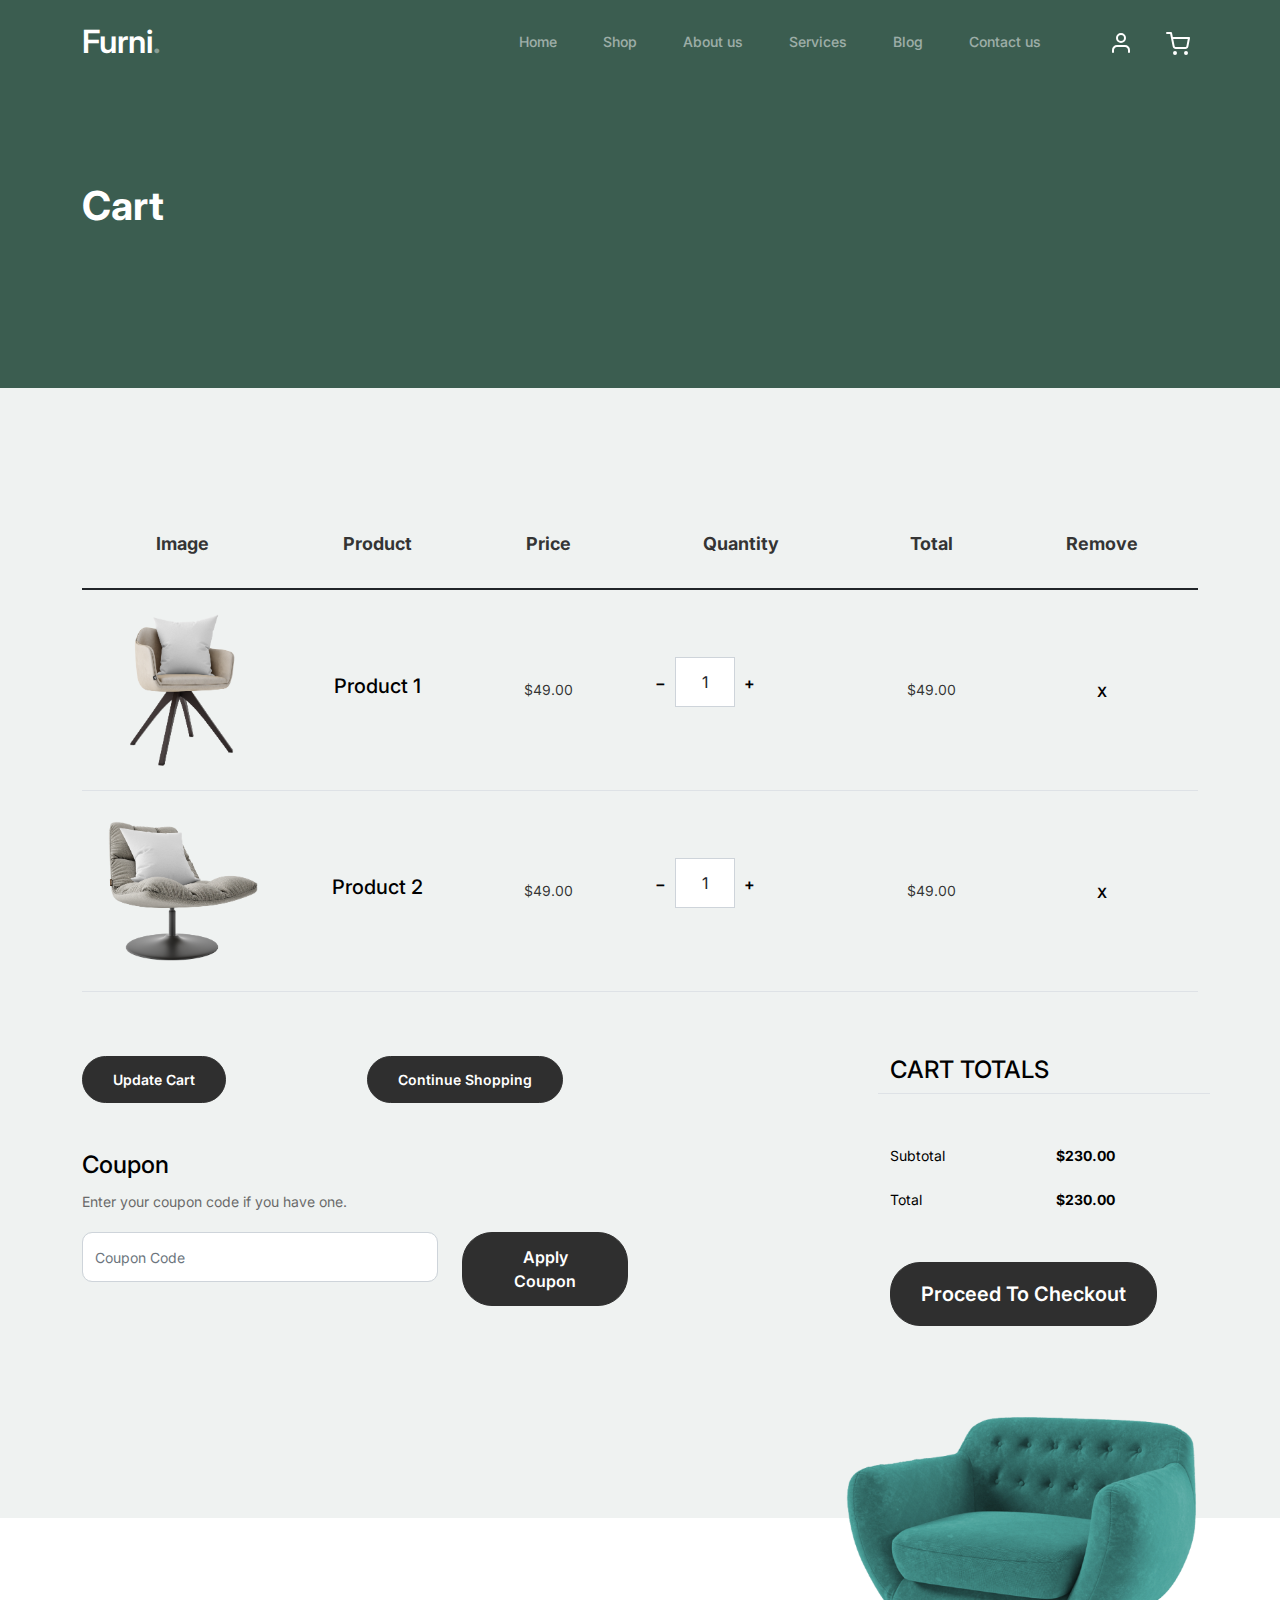
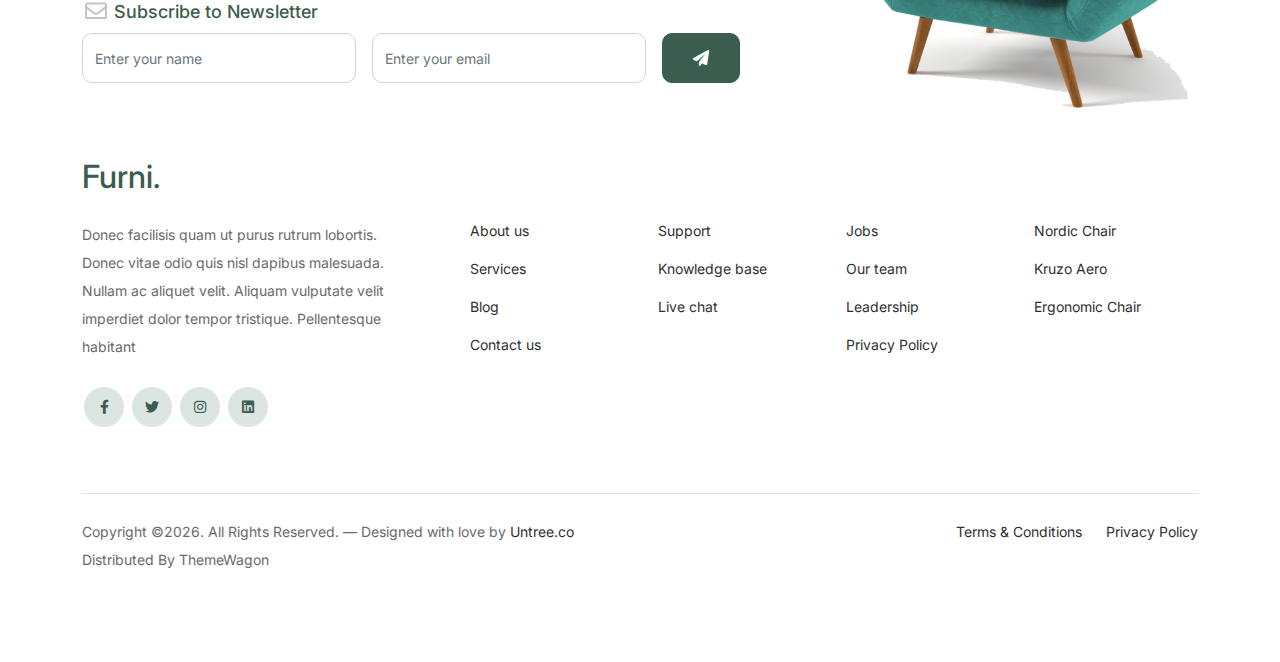
<file: furni-1.0.0/cart.html>
<!-- /*
* Bootstrap 5
* Template Name: Furni
* Template Author: Untree.co
* Template URI: https://untree.co/
* License: https://creativecommons.org/licenses/by/3.0/
*/ -->
<!doctype html>
<html lang="en">
<head>
  <meta charset="utf-8">
  <meta name="viewport" content="width=device-width, initial-scale=1, shrink-to-fit=no">
  <meta name="author" content="Untree.co">
  <link rel="shortcut icon" href="favicon.png">

  <meta name="description" content="" />
  <meta name="keywords" content="bootstrap, bootstrap4" />

		<!-- Bootstrap CSS -->
		<link href="css/bootstrap.min.css" rel="stylesheet">
		<link href="https://cdnjs.cloudflare.com/ajax/libs/font-awesome/6.0.0-beta3/css/all.min.css" rel="stylesheet">
		<link href="css/tiny-slider.css" rel="stylesheet">
		<link href="css/style.css" rel="stylesheet">
		<title>Furni Free Bootstrap 5 Template for Furniture and Interior Design Websites by Untree.co </title>
	</head>

	<body>

		<!-- Start Header/Navigation -->
		<nav class="custom-navbar navbar navbar navbar-expand-md navbar-dark bg-dark" arial-label="Furni navigation bar">

			<div class="container">
				<a class="navbar-brand" href="index.html">Furni<span>.</span></a>

				<button class="navbar-toggler" type="button" data-bs-toggle="collapse" data-bs-target="#navbarsFurni" aria-controls="navbarsFurni" aria-expanded="false" aria-label="Toggle navigation">
					<span class="navbar-toggler-icon"></span>
				</button>

				<div class="collapse navbar-collapse" id="navbarsFurni">
					<ul class="custom-navbar-nav navbar-nav ms-auto mb-2 mb-md-0">
						<li class="nav-item ">
							<a class="nav-link" href="index.html">Home</a>
						</li>
						<li><a class="nav-link" href="shop.html">Shop</a></li>
						<li><a class="nav-link" href="about.html">About us</a></li>
						<li><a class="nav-link" href="services.html">Services</a></li>
						<li><a class="nav-link" href="blog.html">Blog</a></li>
						<li><a class="nav-link" href="contact.html">Contact us</a></li>
					</ul>

					<ul class="custom-navbar-cta navbar-nav mb-2 mb-md-0 ms-5">
						<li><a class="nav-link" href="#"><img src="images/user.svg"></a></li>
						<li><a class="nav-link" href="cart.html"><img src="images/cart.svg"></a></li>
					</ul>
				</div>
			</div>
				
		</nav>
		<!-- End Header/Navigation -->

		<!-- Start Hero Section -->
			<div class="hero">
				<div class="container">
					<div class="row justify-content-between">
						<div class="col-lg-5">
							<div class="intro-excerpt">
								<h1>Cart</h1>
							</div>
						</div>
						<div class="col-lg-7">
							
						</div>
					</div>
				</div>
			</div>
		<!-- End Hero Section -->

		

		<div class="untree_co-section before-footer-section">
            <div class="container">
              <div class="row mb-5">
                <form class="col-md-12" method="post">
                  <div class="site-blocks-table">
                    <table class="table">
                      <thead>
                        <tr>
                          <th class="product-thumbnail">Image</th>
                          <th class="product-name">Product</th>
                          <th class="product-price">Price</th>
                          <th class="product-quantity">Quantity</th>
                          <th class="product-total">Total</th>
                          <th class="product-remove">Remove</th>
                        </tr>
                      </thead>
                      <tbody>
                        <tr>
                          <td class="product-thumbnail">
                            <img src="images/product-1.png" alt="Image" class="img-fluid">
                          </td>
                          <td class="product-name">
                            <h2 class="h5 text-black">Product 1</h2>
                          </td>
                          <td>$49.00</td>
                          <td>
                            <div class="input-group mb-3 d-flex align-items-center quantity-container" style="max-width: 120px;">
                              <div class="input-group-prepend">
                                <button class="btn btn-outline-black decrease" type="button">&minus;</button>
                              </div>
                              <input type="text" class="form-control text-center quantity-amount" value="1" placeholder="" aria-label="Example text with button addon" aria-describedby="button-addon1">
                              <div class="input-group-append">
                                <button class="btn btn-outline-black increase" type="button">&plus;</button>
                              </div>
                            </div>
        
                          </td>
                          <td>$49.00</td>
                          <td><a href="#" class="btn btn-black btn-sm">X</a></td>
                        </tr>
        
                        <tr>
                          <td class="product-thumbnail">
                            <img src="images/product-2.png" alt="Image" class="img-fluid">
                          </td>
                          <td class="product-name">
                            <h2 class="h5 text-black">Product 2</h2>
                          </td>
                          <td>$49.00</td>
                          <td>
                            <div class="input-group mb-3 d-flex align-items-center quantity-container" style="max-width: 120px;">
                              <div class="input-group-prepend">
                                <button class="btn btn-outline-black decrease" type="button">&minus;</button>
                              </div>
                              <input type="text" class="form-control text-center quantity-amount" value="1" placeholder="" aria-label="Example text with button addon" aria-describedby="button-addon1">
                              <div class="input-group-append">
                                <button class="btn btn-outline-black increase" type="button">&plus;</button>
                              </div>
                            </div>
        
                          </td>
                          <td>$49.00</td>
                          <td><a href="#" class="btn btn-black btn-sm">X</a></td>
                        </tr>
                      </tbody>
                    </table>
                  </div>
                </form>
              </div>
        
              <div class="row">
                <div class="col-md-6">
                  <div class="row mb-5">
                    <div class="col-md-6 mb-3 mb-md-0">
                      <button class="btn btn-black btn-sm btn-block">Update Cart</button>
                    </div>
                    <div class="col-md-6">
                      <button class="btn btn-outline-black btn-sm btn-block">Continue Shopping</button>
                    </div>
                  </div>
                  <div class="row">
                    <div class="col-md-12">
                      <label class="text-black h4" for="coupon">Coupon</label>
                      <p>Enter your coupon code if you have one.</p>
                    </div>
                    <div class="col-md-8 mb-3 mb-md-0">
                      <input type="text" class="form-control py-3" id="coupon" placeholder="Coupon Code">
                    </div>
                    <div class="col-md-4">
                      <button class="btn btn-black">Apply Coupon</button>
                    </div>
                  </div>
                </div>
                <div class="col-md-6 pl-5">
                  <div class="row justify-content-end">
                    <div class="col-md-7">
                      <div class="row">
                        <div class="col-md-12 text-right border-bottom mb-5">
                          <h3 class="text-black h4 text-uppercase">Cart Totals</h3>
                        </div>
                      </div>
                      <div class="row mb-3">
                        <div class="col-md-6">
                          <span class="text-black">Subtotal</span>
                        </div>
                        <div class="col-md-6 text-right">
                          <strong class="text-black">$230.00</strong>
                        </div>
                      </div>
                      <div class="row mb-5">
                        <div class="col-md-6">
                          <span class="text-black">Total</span>
                        </div>
                        <div class="col-md-6 text-right">
                          <strong class="text-black">$230.00</strong>
                        </div>
                      </div>
        
                      <div class="row">
                        <div class="col-md-12">
                          <button class="btn btn-black btn-lg py-3 btn-block" onclick="window.location='checkout.html'">Proceed To Checkout</button>
                        </div>
                      </div>
                    </div>
                  </div>
                </div>
              </div>
            </div>
          </div>
		

		<!-- Start Footer Section -->
		<footer class="footer-section">
			<div class="container relative">

				<div class="sofa-img">
					<img src="images/sofa.png" alt="Image" class="img-fluid">
				</div>

				<div class="row">
					<div class="col-lg-8">
						<div class="subscription-form">
							<h3 class="d-flex align-items-center"><span class="me-1"><img src="images/envelope-outline.svg" alt="Image" class="img-fluid"></span><span>Subscribe to Newsletter</span></h3>

							<form action="#" class="row g-3">
								<div class="col-auto">
									<input type="text" class="form-control" placeholder="Enter your name">
								</div>
								<div class="col-auto">
									<input type="email" class="form-control" placeholder="Enter your email">
								</div>
								<div class="col-auto">
									<button class="btn btn-primary">
										<span class="fa fa-paper-plane"></span>
									</button>
								</div>
							</form>

						</div>
					</div>
				</div>

				<div class="row g-5 mb-5">
					<div class="col-lg-4">
						<div class="mb-4 footer-logo-wrap"><a href="#" class="footer-logo">Furni<span>.</span></a></div>
						<p class="mb-4">Donec facilisis quam ut purus rutrum lobortis. Donec vitae odio quis nisl dapibus malesuada. Nullam ac aliquet velit. Aliquam vulputate velit imperdiet dolor tempor tristique. Pellentesque habitant</p>

						<ul class="list-unstyled custom-social">
							<li><a href="#"><span class="fa fa-brands fa-facebook-f"></span></a></li>
							<li><a href="#"><span class="fa fa-brands fa-twitter"></span></a></li>
							<li><a href="#"><span class="fa fa-brands fa-instagram"></span></a></li>
							<li><a href="#"><span class="fa fa-brands fa-linkedin"></span></a></li>
						</ul>
					</div>

					<div class="col-lg-8">
						<div class="row links-wrap">
							<div class="col-6 col-sm-6 col-md-3">
								<ul class="list-unstyled">
									<li><a href="#">About us</a></li>
									<li><a href="#">Services</a></li>
									<li><a href="#">Blog</a></li>
									<li><a href="#">Contact us</a></li>
								</ul>
							</div>

							<div class="col-6 col-sm-6 col-md-3">
								<ul class="list-unstyled">
									<li><a href="#">Support</a></li>
									<li><a href="#">Knowledge base</a></li>
									<li><a href="#">Live chat</a></li>
								</ul>
							</div>

							<div class="col-6 col-sm-6 col-md-3">
								<ul class="list-unstyled">
									<li><a href="#">Jobs</a></li>
									<li><a href="#">Our team</a></li>
									<li><a href="#">Leadership</a></li>
									<li><a href="#">Privacy Policy</a></li>
								</ul>
							</div>

							<div class="col-6 col-sm-6 col-md-3">
								<ul class="list-unstyled">
									<li><a href="#">Nordic Chair</a></li>
									<li><a href="#">Kruzo Aero</a></li>
									<li><a href="#">Ergonomic Chair</a></li>
								</ul>
							</div>
						</div>
					</div>

				</div>

				<div class="border-top copyright">
					<div class="row pt-4">
						<div class="col-lg-6">
							<p class="mb-2 text-center text-lg-start">Copyright &copy;<script>document.write(new Date().getFullYear());</script>. All Rights Reserved. &mdash; Designed with love by <a href="https://untree.co">Untree.co</a> Distributed By <a hreff="https://themewagon.com">ThemeWagon</a>  <!-- License information: https://untree.co/license/ -->
            </p>
						</div>

						<div class="col-lg-6 text-center text-lg-end">
							<ul class="list-unstyled d-inline-flex ms-auto">
								<li class="me-4"><a href="#">Terms &amp; Conditions</a></li>
								<li><a href="#">Privacy Policy</a></li>
							</ul>
						</div>

					</div>
				</div>

			</div>
		</footer>
		<!-- End Footer Section -->	


		<script src="js/bootstrap.bundle.min.js"></script>
		<script src="js/tiny-slider.js"></script>
		<script src="js/custom.js"></script>
	</body>

</html>
</file>
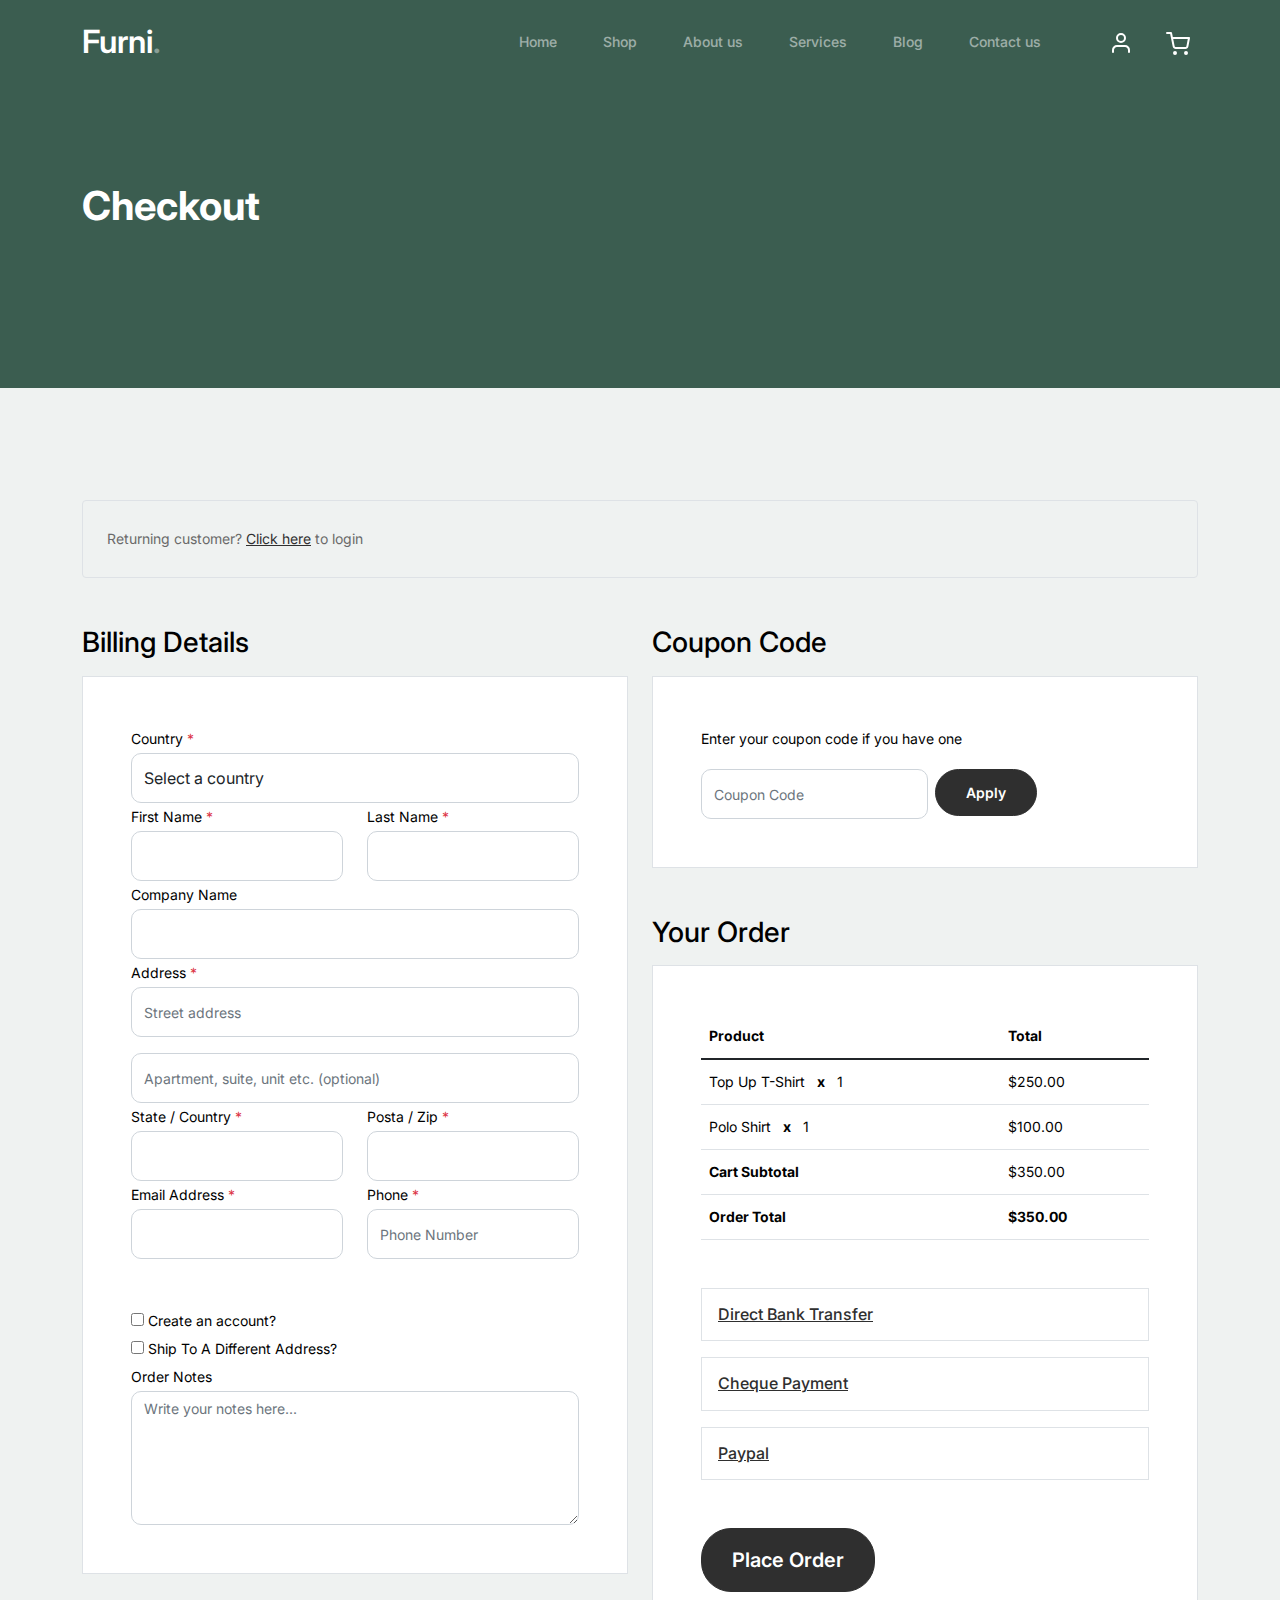
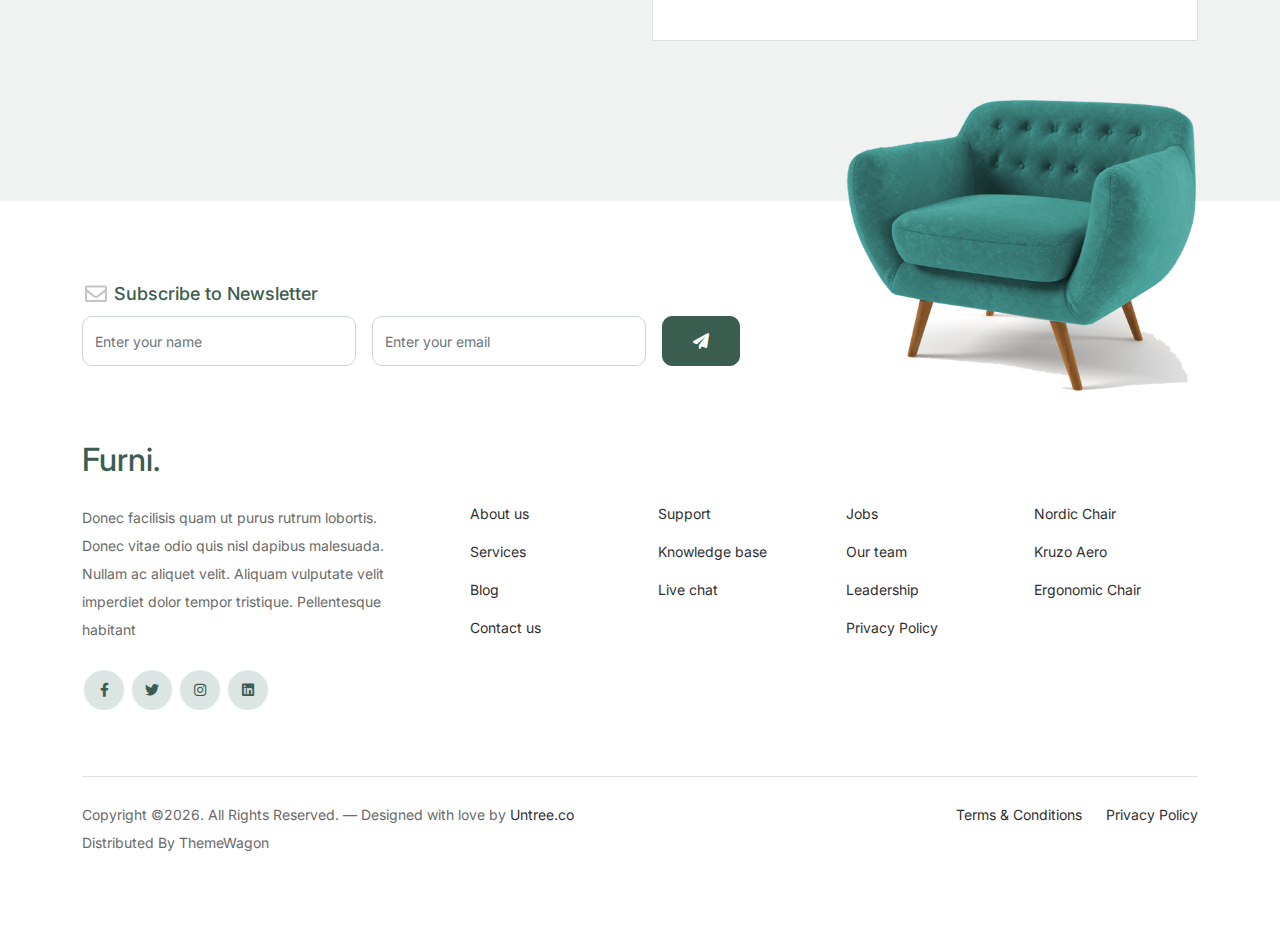
<file: furni-1.0.0/checkout.html>
<!-- /*
* Bootstrap 5
* Template Name: Furni
* Template Author: Untree.co
* Template URI: https://untree.co/
* License: https://creativecommons.org/licenses/by/3.0/
*/ -->
<!doctype html>
<html lang="en">
<head>
  <meta charset="utf-8">
  <meta name="viewport" content="width=device-width, initial-scale=1, shrink-to-fit=no">
  <meta name="author" content="Untree.co">
  <link rel="shortcut icon" href="favicon.png">

  <meta name="description" content="" />
  <meta name="keywords" content="bootstrap, bootstrap4" />

		<!-- Bootstrap CSS -->
		<link href="css/bootstrap.min.css" rel="stylesheet">
		<link href="https://cdnjs.cloudflare.com/ajax/libs/font-awesome/6.0.0-beta3/css/all.min.css" rel="stylesheet">
		<link href="css/tiny-slider.css" rel="stylesheet">
		<link href="css/style.css" rel="stylesheet">
		<title>Furni Free Bootstrap 5 Template for Furniture and Interior Design Websites by Untree.co </title>
	</head>

	<body>

		<!-- Start Header/Navigation -->
		<nav class="custom-navbar navbar navbar navbar-expand-md navbar-dark bg-dark" arial-label="Furni navigation bar">

			<div class="container">
				<a class="navbar-brand" href="index.html">Furni<span>.</span></a>

				<button class="navbar-toggler" type="button" data-bs-toggle="collapse" data-bs-target="#navbarsFurni" aria-controls="navbarsFurni" aria-expanded="false" aria-label="Toggle navigation">
					<span class="navbar-toggler-icon"></span>
				</button>

				<div class="collapse navbar-collapse" id="navbarsFurni">
					<ul class="custom-navbar-nav navbar-nav ms-auto mb-2 mb-md-0">
						<li class="nav-item ">
							<a class="nav-link" href="index.html">Home</a>
						</li>
						<li><a class="nav-link" href="shop.html">Shop</a></li>
						<li><a class="nav-link" href="about.html">About us</a></li>
						<li><a class="nav-link" href="services.html">Services</a></li>
						<li><a class="nav-link" href="blog.html">Blog</a></li>
						<li><a class="nav-link" href="contact.html">Contact us</a></li>
					</ul>

					<ul class="custom-navbar-cta navbar-nav mb-2 mb-md-0 ms-5">
						<li><a class="nav-link" href="#"><img src="images/user.svg"></a></li>
						<li><a class="nav-link" href="cart.html"><img src="images/cart.svg"></a></li>
					</ul>
				</div>
			</div>
				
		</nav>
		<!-- End Header/Navigation -->

		<!-- Start Hero Section -->
			<div class="hero">
				<div class="container">
					<div class="row justify-content-between">
						<div class="col-lg-5">
							<div class="intro-excerpt">
								<h1>Checkout</h1>
							</div>
						</div>
						<div class="col-lg-7">
							
						</div>
					</div>
				</div>
			</div>
		<!-- End Hero Section -->

		<div class="untree_co-section">
		    <div class="container">
		      <div class="row mb-5">
		        <div class="col-md-12">
		          <div class="border p-4 rounded" role="alert">
		            Returning customer? <a href="#">Click here</a> to login
		          </div>
		        </div>
		      </div>
		      <div class="row">
		        <div class="col-md-6 mb-5 mb-md-0">
		          <h2 class="h3 mb-3 text-black">Billing Details</h2>
		          <div class="p-3 p-lg-5 border bg-white">
		            <div class="form-group">
		              <label for="c_country" class="text-black">Country <span class="text-danger">*</span></label>
		              <select id="c_country" class="form-control">
		                <option value="1">Select a country</option>    
		                <option value="2">bangladesh</option>    
		                <option value="3">Algeria</option>    
		                <option value="4">Afghanistan</option>    
		                <option value="5">Ghana</option>    
		                <option value="6">Albania</option>    
		                <option value="7">Bahrain</option>    
		                <option value="8">Colombia</option>    
		                <option value="9">Dominican Republic</option>    
		              </select>
		            </div>
		            <div class="form-group row">
		              <div class="col-md-6">
		                <label for="c_fname" class="text-black">First Name <span class="text-danger">*</span></label>
		                <input type="text" class="form-control" id="c_fname" name="c_fname">
		              </div>
		              <div class="col-md-6">
		                <label for="c_lname" class="text-black">Last Name <span class="text-danger">*</span></label>
		                <input type="text" class="form-control" id="c_lname" name="c_lname">
		              </div>
		            </div>

		            <div class="form-group row">
		              <div class="col-md-12">
		                <label for="c_companyname" class="text-black">Company Name </label>
		                <input type="text" class="form-control" id="c_companyname" name="c_companyname">
		              </div>
		            </div>

		            <div class="form-group row">
		              <div class="col-md-12">
		                <label for="c_address" class="text-black">Address <span class="text-danger">*</span></label>
		                <input type="text" class="form-control" id="c_address" name="c_address" placeholder="Street address">
		              </div>
		            </div>

		            <div class="form-group mt-3">
		              <input type="text" class="form-control" placeholder="Apartment, suite, unit etc. (optional)">
		            </div>

		            <div class="form-group row">
		              <div class="col-md-6">
		                <label for="c_state_country" class="text-black">State / Country <span class="text-danger">*</span></label>
		                <input type="text" class="form-control" id="c_state_country" name="c_state_country">
		              </div>
		              <div class="col-md-6">
		                <label for="c_postal_zip" class="text-black">Posta / Zip <span class="text-danger">*</span></label>
		                <input type="text" class="form-control" id="c_postal_zip" name="c_postal_zip">
		              </div>
		            </div>

		            <div class="form-group row mb-5">
		              <div class="col-md-6">
		                <label for="c_email_address" class="text-black">Email Address <span class="text-danger">*</span></label>
		                <input type="text" class="form-control" id="c_email_address" name="c_email_address">
		              </div>
		              <div class="col-md-6">
		                <label for="c_phone" class="text-black">Phone <span class="text-danger">*</span></label>
		                <input type="text" class="form-control" id="c_phone" name="c_phone" placeholder="Phone Number">
		              </div>
		            </div>

		            <div class="form-group">
		              <label for="c_create_account" class="text-black" data-bs-toggle="collapse" href="#create_an_account" role="button" aria-expanded="false" aria-controls="create_an_account"><input type="checkbox" value="1" id="c_create_account"> Create an account?</label>
		              <div class="collapse" id="create_an_account">
		                <div class="py-2 mb-4">
		                  <p class="mb-3">Create an account by entering the information below. If you are a returning customer please login at the top of the page.</p>
		                  <div class="form-group">
		                    <label for="c_account_password" class="text-black">Account Password</label>
		                    <input type="email" class="form-control" id="c_account_password" name="c_account_password" placeholder="">
		                  </div>
		                </div>
		              </div>
		            </div>


		            <div class="form-group">
		              <label for="c_ship_different_address" class="text-black" data-bs-toggle="collapse" href="#ship_different_address" role="button" aria-expanded="false" aria-controls="ship_different_address"><input type="checkbox" value="1" id="c_ship_different_address"> Ship To A Different Address?</label>
		              <div class="collapse" id="ship_different_address">
		                <div class="py-2">

		                  <div class="form-group">
		                    <label for="c_diff_country" class="text-black">Country <span class="text-danger">*</span></label>
		                    <select id="c_diff_country" class="form-control">
		                      <option value="1">Select a country</option>    
		                      <option value="2">bangladesh</option>    
		                      <option value="3">Algeria</option>    
		                      <option value="4">Afghanistan</option>    
		                      <option value="5">Ghana</option>    
		                      <option value="6">Albania</option>    
		                      <option value="7">Bahrain</option>    
		                      <option value="8">Colombia</option>    
		                      <option value="9">Dominican Republic</option>    
		                    </select>
		                  </div>


		                  <div class="form-group row">
		                    <div class="col-md-6">
		                      <label for="c_diff_fname" class="text-black">First Name <span class="text-danger">*</span></label>
		                      <input type="text" class="form-control" id="c_diff_fname" name="c_diff_fname">
		                    </div>
		                    <div class="col-md-6">
		                      <label for="c_diff_lname" class="text-black">Last Name <span class="text-danger">*</span></label>
		                      <input type="text" class="form-control" id="c_diff_lname" name="c_diff_lname">
		                    </div>
		                  </div>

		                  <div class="form-group row">
		                    <div class="col-md-12">
		                      <label for="c_diff_companyname" class="text-black">Company Name </label>
		                      <input type="text" class="form-control" id="c_diff_companyname" name="c_diff_companyname">
		                    </div>
		                  </div>

		                  <div class="form-group row  mb-3">
		                    <div class="col-md-12">
		                      <label for="c_diff_address" class="text-black">Address <span class="text-danger">*</span></label>
		                      <input type="text" class="form-control" id="c_diff_address" name="c_diff_address" placeholder="Street address">
		                    </div>
		                  </div>

		                  <div class="form-group">
		                    <input type="text" class="form-control" placeholder="Apartment, suite, unit etc. (optional)">
		                  </div>

		                  <div class="form-group row">
		                    <div class="col-md-6">
		                      <label for="c_diff_state_country" class="text-black">State / Country <span class="text-danger">*</span></label>
		                      <input type="text" class="form-control" id="c_diff_state_country" name="c_diff_state_country">
		                    </div>
		                    <div class="col-md-6">
		                      <label for="c_diff_postal_zip" class="text-black">Posta / Zip <span class="text-danger">*</span></label>
		                      <input type="text" class="form-control" id="c_diff_postal_zip" name="c_diff_postal_zip">
		                    </div>
		                  </div>

		                  <div class="form-group row mb-5">
		                    <div class="col-md-6">
		                      <label for="c_diff_email_address" class="text-black">Email Address <span class="text-danger">*</span></label>
		                      <input type="text" class="form-control" id="c_diff_email_address" name="c_diff_email_address">
		                    </div>
		                    <div class="col-md-6">
		                      <label for="c_diff_phone" class="text-black">Phone <span class="text-danger">*</span></label>
		                      <input type="text" class="form-control" id="c_diff_phone" name="c_diff_phone" placeholder="Phone Number">
		                    </div>
		                  </div>

		                </div>

		              </div>
		            </div>

		            <div class="form-group">
		              <label for="c_order_notes" class="text-black">Order Notes</label>
		              <textarea name="c_order_notes" id="c_order_notes" cols="30" rows="5" class="form-control" placeholder="Write your notes here..."></textarea>
		            </div>

		          </div>
		        </div>
		        <div class="col-md-6">

		          <div class="row mb-5">
		            <div class="col-md-12">
		              <h2 class="h3 mb-3 text-black">Coupon Code</h2>
		              <div class="p-3 p-lg-5 border bg-white">

		                <label for="c_code" class="text-black mb-3">Enter your coupon code if you have one</label>
		                <div class="input-group w-75 couponcode-wrap">
		                  <input type="text" class="form-control me-2" id="c_code" placeholder="Coupon Code" aria-label="Coupon Code" aria-describedby="button-addon2">
		                  <div class="input-group-append">
		                    <button class="btn btn-black btn-sm" type="button" id="button-addon2">Apply</button>
		                  </div>
		                </div>

		              </div>
		            </div>
		          </div>

		          <div class="row mb-5">
		            <div class="col-md-12">
		              <h2 class="h3 mb-3 text-black">Your Order</h2>
		              <div class="p-3 p-lg-5 border bg-white">
		                <table class="table site-block-order-table mb-5">
		                  <thead>
		                    <th>Product</th>
		                    <th>Total</th>
		                  </thead>
		                  <tbody>
		                    <tr>
		                      <td>Top Up T-Shirt <strong class="mx-2">x</strong> 1</td>
		                      <td>$250.00</td>
		                    </tr>
		                    <tr>
		                      <td>Polo Shirt <strong class="mx-2">x</strong>   1</td>
		                      <td>$100.00</td>
		                    </tr>
		                    <tr>
		                      <td class="text-black font-weight-bold"><strong>Cart Subtotal</strong></td>
		                      <td class="text-black">$350.00</td>
		                    </tr>
		                    <tr>
		                      <td class="text-black font-weight-bold"><strong>Order Total</strong></td>
		                      <td class="text-black font-weight-bold"><strong>$350.00</strong></td>
		                    </tr>
		                  </tbody>
		                </table>

		                <div class="border p-3 mb-3">
		                  <h3 class="h6 mb-0"><a class="d-block" data-bs-toggle="collapse" href="#collapsebank" role="button" aria-expanded="false" aria-controls="collapsebank">Direct Bank Transfer</a></h3>

		                  <div class="collapse" id="collapsebank">
		                    <div class="py-2">
		                      <p class="mb-0">Make your payment directly into our bank account. Please use your Order ID as the payment reference. Your order won’t be shipped until the funds have cleared in our account.</p>
		                    </div>
		                  </div>
		                </div>

		                <div class="border p-3 mb-3">
		                  <h3 class="h6 mb-0"><a class="d-block" data-bs-toggle="collapse" href="#collapsecheque" role="button" aria-expanded="false" aria-controls="collapsecheque">Cheque Payment</a></h3>

		                  <div class="collapse" id="collapsecheque">
		                    <div class="py-2">
		                      <p class="mb-0">Make your payment directly into our bank account. Please use your Order ID as the payment reference. Your order won’t be shipped until the funds have cleared in our account.</p>
		                    </div>
		                  </div>
		                </div>

		                <div class="border p-3 mb-5">
		                  <h3 class="h6 mb-0"><a class="d-block" data-bs-toggle="collapse" href="#collapsepaypal" role="button" aria-expanded="false" aria-controls="collapsepaypal">Paypal</a></h3>

		                  <div class="collapse" id="collapsepaypal">
		                    <div class="py-2">
		                      <p class="mb-0">Make your payment directly into our bank account. Please use your Order ID as the payment reference. Your order won’t be shipped until the funds have cleared in our account.</p>
		                    </div>
		                  </div>
		                </div>

		                <div class="form-group">
		                  <button class="btn btn-black btn-lg py-3 btn-block" onclick="window.location='thankyou.html'">Place Order</button>
		                </div>

		              </div>
		            </div>
		          </div>

		        </div>
		      </div>
		      <!-- </form> -->
		    </div>
		  </div>

		<!-- Start Footer Section -->
		<footer class="footer-section">
			<div class="container relative">

				<div class="sofa-img">
					<img src="images/sofa.png" alt="Image" class="img-fluid">
				</div>

				<div class="row">
					<div class="col-lg-8">
						<div class="subscription-form">
							<h3 class="d-flex align-items-center"><span class="me-1"><img src="images/envelope-outline.svg" alt="Image" class="img-fluid"></span><span>Subscribe to Newsletter</span></h3>

							<form action="#" class="row g-3">
								<div class="col-auto">
									<input type="text" class="form-control" placeholder="Enter your name">
								</div>
								<div class="col-auto">
									<input type="email" class="form-control" placeholder="Enter your email">
								</div>
								<div class="col-auto">
									<button class="btn btn-primary">
										<span class="fa fa-paper-plane"></span>
									</button>
								</div>
							</form>

						</div>
					</div>
				</div>

				<div class="row g-5 mb-5">
					<div class="col-lg-4">
						<div class="mb-4 footer-logo-wrap"><a href="#" class="footer-logo">Furni<span>.</span></a></div>
						<p class="mb-4">Donec facilisis quam ut purus rutrum lobortis. Donec vitae odio quis nisl dapibus malesuada. Nullam ac aliquet velit. Aliquam vulputate velit imperdiet dolor tempor tristique. Pellentesque habitant</p>

						<ul class="list-unstyled custom-social">
							<li><a href="#"><span class="fa fa-brands fa-facebook-f"></span></a></li>
							<li><a href="#"><span class="fa fa-brands fa-twitter"></span></a></li>
							<li><a href="#"><span class="fa fa-brands fa-instagram"></span></a></li>
							<li><a href="#"><span class="fa fa-brands fa-linkedin"></span></a></li>
						</ul>
					</div>

					<div class="col-lg-8">
						<div class="row links-wrap">
							<div class="col-6 col-sm-6 col-md-3">
								<ul class="list-unstyled">
									<li><a href="#">About us</a></li>
									<li><a href="#">Services</a></li>
									<li><a href="#">Blog</a></li>
									<li><a href="#">Contact us</a></li>
								</ul>
							</div>

							<div class="col-6 col-sm-6 col-md-3">
								<ul class="list-unstyled">
									<li><a href="#">Support</a></li>
									<li><a href="#">Knowledge base</a></li>
									<li><a href="#">Live chat</a></li>
								</ul>
							</div>

							<div class="col-6 col-sm-6 col-md-3">
								<ul class="list-unstyled">
									<li><a href="#">Jobs</a></li>
									<li><a href="#">Our team</a></li>
									<li><a href="#">Leadership</a></li>
									<li><a href="#">Privacy Policy</a></li>
								</ul>
							</div>

							<div class="col-6 col-sm-6 col-md-3">
								<ul class="list-unstyled">
									<li><a href="#">Nordic Chair</a></li>
									<li><a href="#">Kruzo Aero</a></li>
									<li><a href="#">Ergonomic Chair</a></li>
								</ul>
							</div>
						</div>
					</div>

				</div>

				<div class="border-top copyright">
					<div class="row pt-4">
						<div class="col-lg-6">
							<p class="mb-2 text-center text-lg-start">Copyright &copy;<script>document.write(new Date().getFullYear());</script>. All Rights Reserved. &mdash; Designed with love by <a href="https://untree.co">Untree.co</a> Distributed By <a hreff="https://themewagon.com">ThemeWagon</a>  <!-- License information: https://untree.co/license/ -->
            </p>
						</div>

						<div class="col-lg-6 text-center text-lg-end">
							<ul class="list-unstyled d-inline-flex ms-auto">
								<li class="me-4"><a href="#">Terms &amp; Conditions</a></li>
								<li><a href="#">Privacy Policy</a></li>
							</ul>
						</div>

					</div>
				</div>

			</div>
		</footer>
		<!-- End Footer Section -->	


		<script src="js/bootstrap.bundle.min.js"></script>
		<script src="js/tiny-slider.js"></script>
		<script src="js/custom.js"></script>
	</body>

</html>
</file>
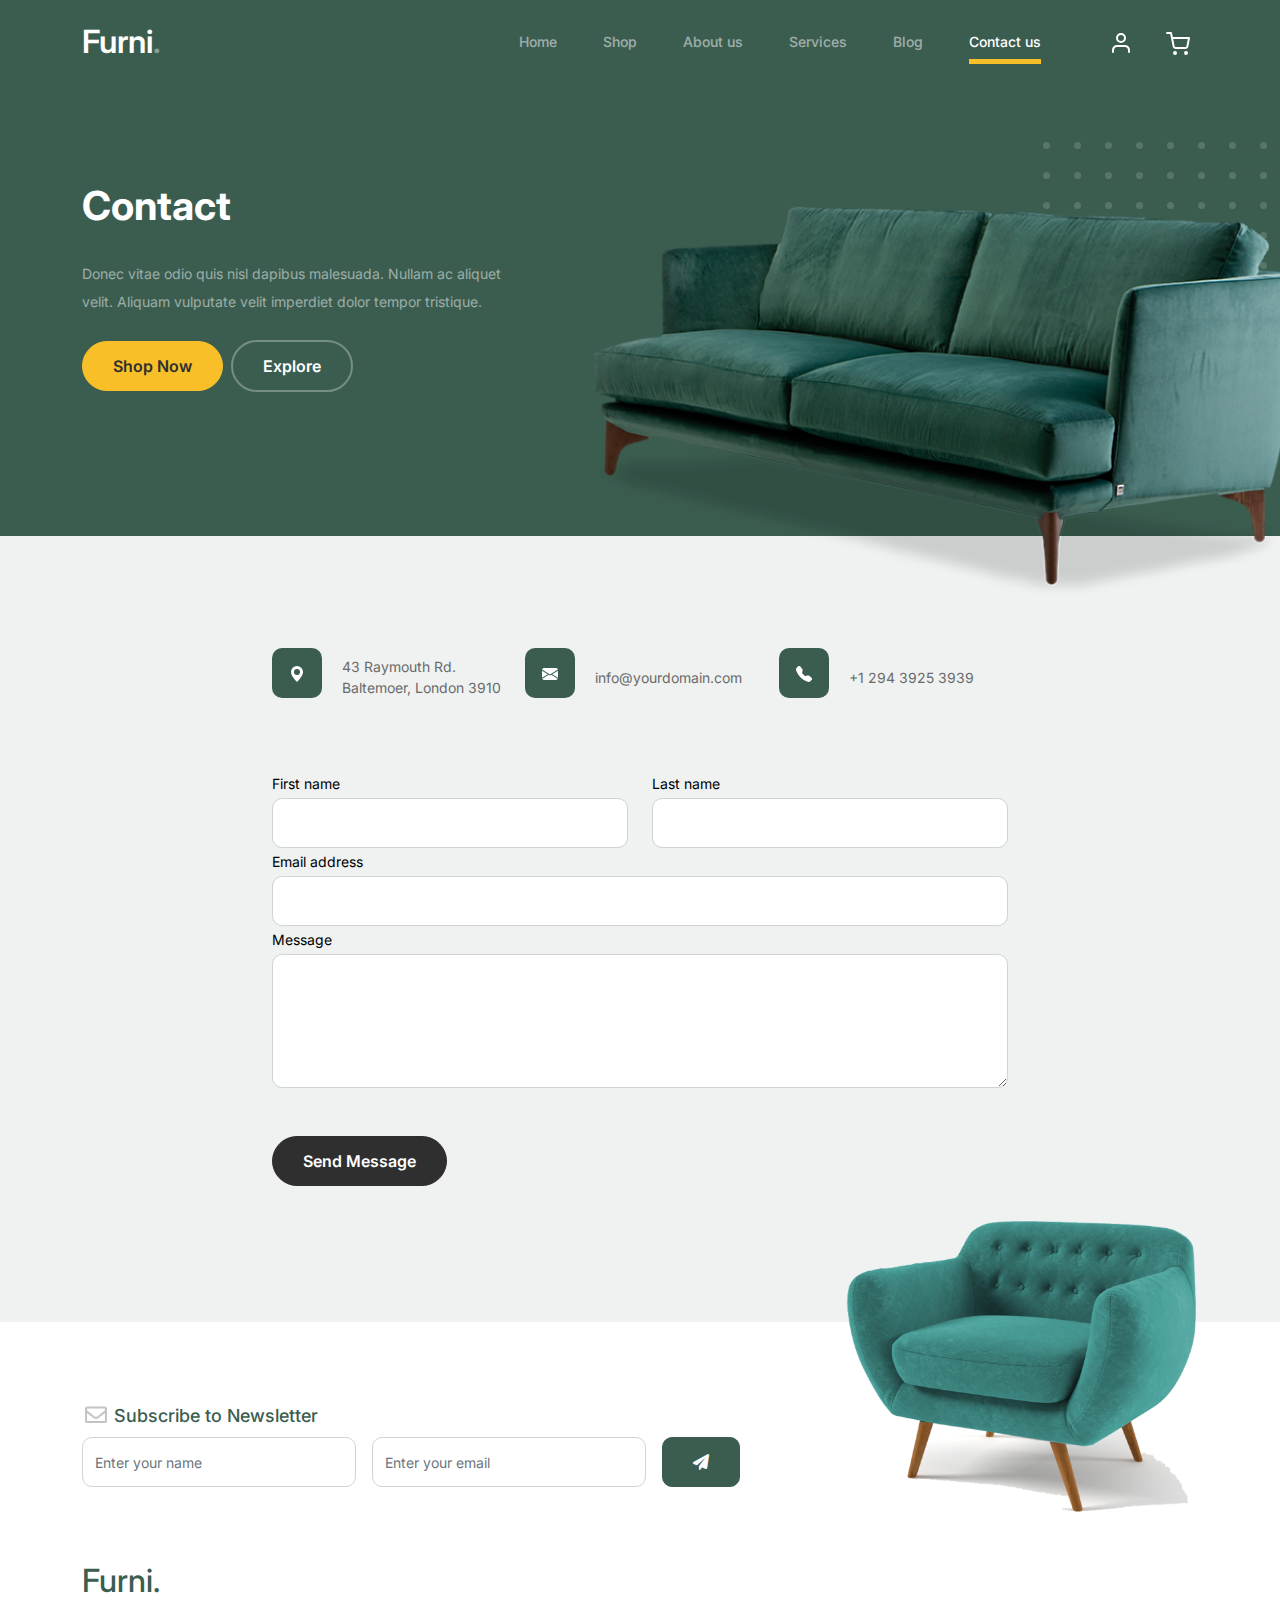
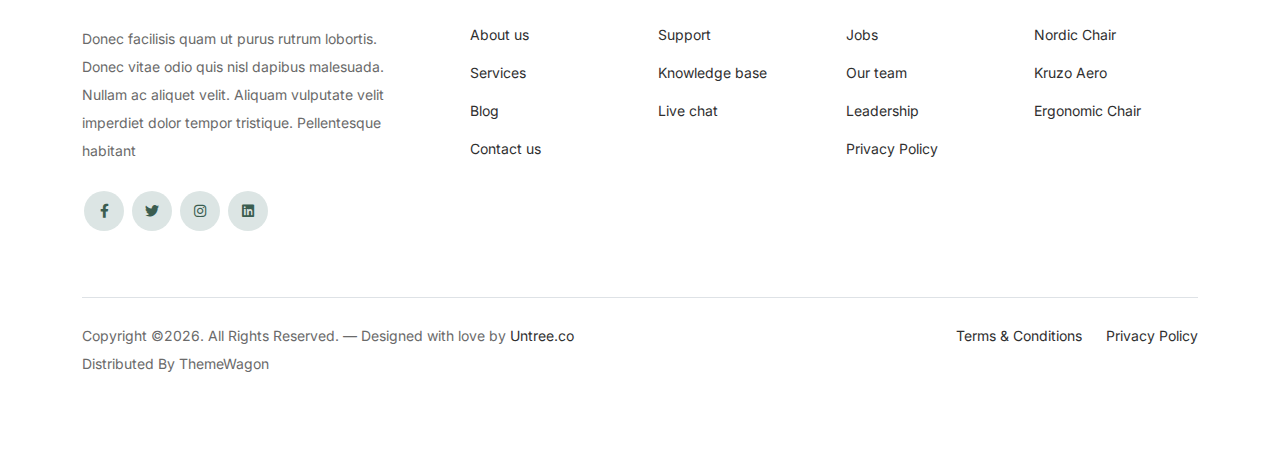
<file: furni-1.0.0/contact.html>
<!-- /*
* Bootstrap 5
* Template Name: Furni
* Template Author: Untree.co
* Template URI: https://untree.co/
* License: https://creativecommons.org/licenses/by/3.0/
*/ -->
<!doctype html>
<html lang="en">
<head>
  <meta charset="utf-8">
  <meta name="viewport" content="width=device-width, initial-scale=1, shrink-to-fit=no">
  <meta name="author" content="Untree.co">
  <link rel="shortcut icon" href="favicon.png">

  <meta name="description" content="" />
  <meta name="keywords" content="bootstrap, bootstrap4" />

		<!-- Bootstrap CSS -->
		<link href="css/bootstrap.min.css" rel="stylesheet">
		<link href="https://cdnjs.cloudflare.com/ajax/libs/font-awesome/6.0.0-beta3/css/all.min.css" rel="stylesheet">
		<link href="css/tiny-slider.css" rel="stylesheet">
		<link href="css/style.css" rel="stylesheet">
		<title>Furni Free Bootstrap 5 Template for Furniture and Interior Design Websites by Untree.co </title>
	</head>

	<body>

		<!-- Start Header/Navigation -->
		<nav class="custom-navbar navbar navbar navbar-expand-md navbar-dark bg-dark" arial-label="Furni navigation bar">

			<div class="container">
				<a class="navbar-brand" href="index.html">Furni<span>.</span></a>

				<button class="navbar-toggler" type="button" data-bs-toggle="collapse" data-bs-target="#navbarsFurni" aria-controls="navbarsFurni" aria-expanded="false" aria-label="Toggle navigation">
					<span class="navbar-toggler-icon"></span>
				</button>

				<div class="collapse navbar-collapse" id="navbarsFurni">
					<ul class="custom-navbar-nav navbar-nav ms-auto mb-2 mb-md-0">
						<li class="nav-item">
							<a class="nav-link" href="index.html">Home</a>
						</li>
						<li><a class="nav-link" href="shop.html">Shop</a></li>
						<li><a class="nav-link" href="about.html">About us</a></li>
						<li><a class="nav-link" href="services.html">Services</a></li>
						<li><a class="nav-link" href="blog.html">Blog</a></li>
						<li class="active"><a class="nav-link" href="contact.html">Contact us</a></li>
					</ul>

					<ul class="custom-navbar-cta navbar-nav mb-2 mb-md-0 ms-5">
						<li><a class="nav-link" href="#"><img src="images/user.svg"></a></li>
						<li><a class="nav-link" href="cart.html"><img src="images/cart.svg"></a></li>
					</ul>
				</div>
			</div>
				
		</nav>
		<!-- End Header/Navigation -->

		<!-- Start Hero Section -->
			<div class="hero">
				<div class="container">
					<div class="row justify-content-between">
						<div class="col-lg-5">
							<div class="intro-excerpt">
								<h1>Contact</h1>
								<p class="mb-4">Donec vitae odio quis nisl dapibus malesuada. Nullam ac aliquet velit. Aliquam vulputate velit imperdiet dolor tempor tristique.</p>
								<p><a href="" class="btn btn-secondary me-2">Shop Now</a><a href="#" class="btn btn-white-outline">Explore</a></p>
							</div>
						</div>
						<div class="col-lg-7">
							<div class="hero-img-wrap">
								<img src="images/couch.png" class="img-fluid">
							</div>
						</div>
					</div>
				</div>
			</div>
		<!-- End Hero Section -->

		
		<!-- Start Contact Form -->
		<div class="untree_co-section">
      <div class="container">

        <div class="block">
          <div class="row justify-content-center">


            <div class="col-md-8 col-lg-8 pb-4">


              <div class="row mb-5">
                <div class="col-lg-4">
                  <div  class="service no-shadow align-items-center link horizontal d-flex active" data-aos="fade-left" data-aos-delay="0">
                    <div class="service-icon color-1 mb-4">
                      <svg xmlns="http://www.w3.org/2000/svg" width="16" height="16" fill="currentColor" class="bi bi-geo-alt-fill" viewBox="0 0 16 16">
                        <path d="M8 16s6-5.686 6-10A6 6 0 0 0 2 6c0 4.314 6 10 6 10zm0-7a3 3 0 1 1 0-6 3 3 0 0 1 0 6z"/>
                      </svg>
                    </div> <!-- /.icon -->
                    <div class="service-contents">
                      <p>43 Raymouth Rd. Baltemoer, London 3910</p>
                    </div> <!-- /.service-contents-->
                  </div> <!-- /.service -->
                </div>

                <div class="col-lg-4">
                  <div  class="service no-shadow align-items-center link horizontal d-flex active" data-aos="fade-left" data-aos-delay="0">
                    <div class="service-icon color-1 mb-4">
                      <svg xmlns="http://www.w3.org/2000/svg" width="16" height="16" fill="currentColor" class="bi bi-envelope-fill" viewBox="0 0 16 16">
                        <path d="M.05 3.555A2 2 0 0 1 2 2h12a2 2 0 0 1 1.95 1.555L8 8.414.05 3.555zM0 4.697v7.104l5.803-3.558L0 4.697zM6.761 8.83l-6.57 4.027A2 2 0 0 0 2 14h12a2 2 0 0 0 1.808-1.144l-6.57-4.027L8 9.586l-1.239-.757zm3.436-.586L16 11.801V4.697l-5.803 3.546z"/>
                      </svg>
                    </div> <!-- /.icon -->
                    <div class="service-contents">
                      <p>info@yourdomain.com</p>
                    </div> <!-- /.service-contents-->
                  </div> <!-- /.service -->
                </div>

                <div class="col-lg-4">
                  <div  class="service no-shadow align-items-center link horizontal d-flex active" data-aos="fade-left" data-aos-delay="0">
                    <div class="service-icon color-1 mb-4">
                      <svg xmlns="http://www.w3.org/2000/svg" width="16" height="16" fill="currentColor" class="bi bi-telephone-fill" viewBox="0 0 16 16">
                        <path fill-rule="evenodd" d="M1.885.511a1.745 1.745 0 0 1 2.61.163L6.29 2.98c.329.423.445.974.315 1.494l-.547 2.19a.678.678 0 0 0 .178.643l2.457 2.457a.678.678 0 0 0 .644.178l2.189-.547a1.745 1.745 0 0 1 1.494.315l2.306 1.794c.829.645.905 1.87.163 2.611l-1.034 1.034c-.74.74-1.846 1.065-2.877.702a18.634 18.634 0 0 1-7.01-4.42 18.634 18.634 0 0 1-4.42-7.009c-.362-1.03-.037-2.137.703-2.877L1.885.511z"/>
                      </svg>
                    </div> <!-- /.icon -->
                    <div class="service-contents">
                      <p>+1 294 3925 3939</p>
                    </div> <!-- /.service-contents-->
                  </div> <!-- /.service -->
                </div>
              </div>

              <form>
                <div class="row">
                  <div class="col-6">
                    <div class="form-group">
                      <label class="text-black" for="fname">First name</label>
                      <input type="text" class="form-control" id="fname">
                    </div>
                  </div>
                  <div class="col-6">
                    <div class="form-group">
                      <label class="text-black" for="lname">Last name</label>
                      <input type="text" class="form-control" id="lname">
                    </div>
                  </div>
                </div>
                <div class="form-group">
                  <label class="text-black" for="email">Email address</label>
                  <input type="email" class="form-control" id="email">
                </div>

                <div class="form-group mb-5">
                  <label class="text-black" for="message">Message</label>
                  <textarea name="" class="form-control" id="message" cols="30" rows="5"></textarea>
                </div>

                <button type="submit" class="btn btn-primary-hover-outline">Send Message</button>
              </form>

            </div>

          </div>

        </div>

      </div>


    </div>
  </div>

  <!-- End Contact Form -->

		

		<!-- Start Footer Section -->
		<footer class="footer-section">
			<div class="container relative">

				<div class="sofa-img">
					<img src="images/sofa.png" alt="Image" class="img-fluid">
				</div>

				<div class="row">
					<div class="col-lg-8">
						<div class="subscription-form">
							<h3 class="d-flex align-items-center"><span class="me-1"><img src="images/envelope-outline.svg" alt="Image" class="img-fluid"></span><span>Subscribe to Newsletter</span></h3>

							<form action="#" class="row g-3">
								<div class="col-auto">
									<input type="text" class="form-control" placeholder="Enter your name">
								</div>
								<div class="col-auto">
									<input type="email" class="form-control" placeholder="Enter your email">
								</div>
								<div class="col-auto">
									<button class="btn btn-primary">
										<span class="fa fa-paper-plane"></span>
									</button>
								</div>
							</form>

						</div>
					</div>
				</div>

				<div class="row g-5 mb-5">
					<div class="col-lg-4">
						<div class="mb-4 footer-logo-wrap"><a href="#" class="footer-logo">Furni<span>.</span></a></div>
						<p class="mb-4">Donec facilisis quam ut purus rutrum lobortis. Donec vitae odio quis nisl dapibus malesuada. Nullam ac aliquet velit. Aliquam vulputate velit imperdiet dolor tempor tristique. Pellentesque habitant</p>

						<ul class="list-unstyled custom-social">
							<li><a href="#"><span class="fa fa-brands fa-facebook-f"></span></a></li>
							<li><a href="#"><span class="fa fa-brands fa-twitter"></span></a></li>
							<li><a href="#"><span class="fa fa-brands fa-instagram"></span></a></li>
							<li><a href="#"><span class="fa fa-brands fa-linkedin"></span></a></li>
						</ul>
					</div>

					<div class="col-lg-8">
						<div class="row links-wrap">
							<div class="col-6 col-sm-6 col-md-3">
								<ul class="list-unstyled">
									<li><a href="#">About us</a></li>
									<li><a href="#">Services</a></li>
									<li><a href="#">Blog</a></li>
									<li><a href="#">Contact us</a></li>
								</ul>
							</div>

							<div class="col-6 col-sm-6 col-md-3">
								<ul class="list-unstyled">
									<li><a href="#">Support</a></li>
									<li><a href="#">Knowledge base</a></li>
									<li><a href="#">Live chat</a></li>
								</ul>
							</div>

							<div class="col-6 col-sm-6 col-md-3">
								<ul class="list-unstyled">
									<li><a href="#">Jobs</a></li>
									<li><a href="#">Our team</a></li>
									<li><a href="#">Leadership</a></li>
									<li><a href="#">Privacy Policy</a></li>
								</ul>
							</div>

							<div class="col-6 col-sm-6 col-md-3">
								<ul class="list-unstyled">
									<li><a href="#">Nordic Chair</a></li>
									<li><a href="#">Kruzo Aero</a></li>
									<li><a href="#">Ergonomic Chair</a></li>
								</ul>
							</div>
						</div>
					</div>

				</div>

				<div class="border-top copyright">
					<div class="row pt-4">
						<div class="col-lg-6">
							<p class="mb-2 text-center text-lg-start">Copyright &copy;<script>document.write(new Date().getFullYear());</script>. All Rights Reserved. &mdash; Designed with love by <a href="https://untree.co">Untree.co</a> Distributed By <a hreff="https://themewagon.com">ThemeWagon</a>  <!-- License information: https://untree.co/license/ -->
            </p>
						</div>

						<div class="col-lg-6 text-center text-lg-end">
							<ul class="list-unstyled d-inline-flex ms-auto">
								<li class="me-4"><a href="#">Terms &amp; Conditions</a></li>
								<li><a href="#">Privacy Policy</a></li>
							</ul>
						</div>

					</div>
				</div>

			</div>
		</footer>
		<!-- End Footer Section -->	


		<script src="js/bootstrap.bundle.min.js"></script>
		<script src="js/tiny-slider.js"></script>
		<script src="js/custom.js"></script>
	</body>

</html>
</file>
<file: furni-1.0.0/css/tiny-slider.css>
.tns-outer{padding:0 !important}.tns-outer [hidden]{display:none !important}.tns-outer [aria-controls],.tns-outer [data-action]{cursor:pointer}.tns-slider{-webkit-transition:all 0s;-moz-transition:all 0s;transition:all 0s}.tns-slider>.tns-item{-webkit-box-sizing:border-box;-moz-box-sizing:border-box;box-sizing:border-box}.tns-horizontal.tns-subpixel{white-space:nowrap}.tns-horizontal.tns-subpixel>.tns-item{display:inline-block;vertical-align:top;white-space:normal}.tns-horizontal.tns-no-subpixel:after{content:'';display:table;clear:both}.tns-horizontal.tns-no-subpixel>.tns-item{float:left}.tns-horizontal.tns-carousel.tns-no-subpixel>.tns-item{margin-right:-100%}.tns-no-calc{position:relative;left:0}.tns-gallery{position:relative;left:0;min-height:1px}.tns-gallery>.tns-item{position:absolute;left:-100%;-webkit-transition:transform 0s, opacity 0s;-moz-transition:transform 0s, opacity 0s;transition:transform 0s, opacity 0s}.tns-gallery>.tns-slide-active{position:relative;left:auto !important}.tns-gallery>.tns-moving{-webkit-transition:all 0.25s;-moz-transition:all 0.25s;transition:all 0.25s}.tns-autowidth{display:inline-block}.tns-lazy-img{-webkit-transition:opacity 0.6s;-moz-transition:opacity 0.6s;transition:opacity 0.6s;opacity:0.6}.tns-lazy-img.tns-complete{opacity:1}.tns-ah{-webkit-transition:height 0s;-moz-transition:height 0s;transition:height 0s}.tns-ovh{overflow:hidden}.tns-visually-hidden{position:absolute;left:-10000em}.tns-transparent{opacity:0;visibility:hidden}.tns-fadeIn{opacity:1;filter:alpha(opacity=100);z-index:0}.tns-normal,.tns-fadeOut{opacity:0;filter:alpha(opacity=0);z-index:-1}.tns-vpfix{white-space:nowrap}.tns-vpfix>div,.tns-vpfix>li{display:inline-block}.tns-t-subp2{margin:0 auto;width:310px;position:relative;height:10px;overflow:hidden}.tns-t-ct{width:2333.3333333%;width:-webkit-calc(100% * 70 / 3);width:-moz-calc(100% * 70 / 3);width:calc(100% * 70 / 3);position:absolute;right:0}.tns-t-ct:after{content:'';display:table;clear:both}.tns-t-ct>div{width:1.4285714%;width:-webkit-calc(100% / 70);width:-moz-calc(100% / 70);width:calc(100% / 70);height:10px;float:left}

/*# sourceMappingURL=sourcemaps/tiny-slider.css.map */
</file>
<file: furni-1.0.0/css/style.css>
/*
* Template Name: UntreeStore
* Template Author: Untree.co
* Author URI: https://untree.co/
* License: https://creativecommons.org/licenses/by/3.0/
*/
@import url("https://fonts.googleapis.com/css2?family=Inter:wght@400;500;600;700;800&display=swap");
body {
  overflow-x: hidden;
  position: relative; }

body {
  font-family: "Inter", sans-serif;
  font-weight: 400;
  line-height: 28px;
  color: #6a6a6a;
  font-size: 14px;
  background-color: #eff2f1; }

a {
  text-decoration: none;
  -webkit-transition: .3s all ease;
  -o-transition: .3s all ease;
  transition: .3s all ease;
  color: #2f2f2f;
  text-decoration: underline; }
  a:hover {
    color: #2f2f2f;
    text-decoration: none; }
  a.more {
    font-weight: 600; }

.custom-navbar {
  background: #3b5d50 !important;
  padding-top: 20px;
  padding-bottom: 20px; }
  .custom-navbar .navbar-brand {
    font-size: 32px;
    font-weight: 600; }
    .custom-navbar .navbar-brand > span {
      opacity: .4; }
  .custom-navbar .navbar-toggler {
    border-color: transparent; }
    .custom-navbar .navbar-toggler:active, .custom-navbar .navbar-toggler:focus {
      -webkit-box-shadow: none;
      box-shadow: none;
      outline: none; }
  @media (min-width: 992px) {
    .custom-navbar .custom-navbar-nav li {
      margin-left: 15px;
      margin-right: 15px; } }
  .custom-navbar .custom-navbar-nav li a {
    font-weight: 500;
    color: #ffffff !important;
    opacity: .5;
    -webkit-transition: .3s all ease;
    -o-transition: .3s all ease;
    transition: .3s all ease;
    position: relative; }
    @media (min-width: 768px) {
      .custom-navbar .custom-navbar-nav li a:before {
        content: "";
        position: absolute;
        bottom: 0;
        left: 8px;
        right: 8px;
        background: #f9bf29;
        height: 5px;
        opacity: 1;
        visibility: visible;
        width: 0;
        -webkit-transition: .15s all ease-out;
        -o-transition: .15s all ease-out;
        transition: .15s all ease-out; } }
    .custom-navbar .custom-navbar-nav li a:hover {
      opacity: 1; }
      .custom-navbar .custom-navbar-nav li a:hover:before {
        width: calc(100% - 16px); }
  .custom-navbar .custom-navbar-nav li.active a {
    opacity: 1; }
    .custom-navbar .custom-navbar-nav li.active a:before {
      width: calc(100% - 16px); }
  .custom-navbar .custom-navbar-cta {
    margin-left: 0 !important;
    -webkit-box-orient: horizontal;
    -webkit-box-direction: normal;
    -ms-flex-direction: row;
    flex-direction: row; }
    @media (min-width: 768px) {
      .custom-navbar .custom-navbar-cta {
        margin-left: 40px !important; } }
    .custom-navbar .custom-navbar-cta li {
      margin-left: 0px;
      margin-right: 0px; }
      .custom-navbar .custom-navbar-cta li:first-child {
        margin-right: 20px; }

.hero {
  background: #3b5d50;
  padding: calc(4rem - 30px) 0 0rem 0; }
  @media (min-width: 768px) {
    .hero {
      padding: calc(4rem - 30px) 0 4rem 0; } }
  @media (min-width: 992px) {
    .hero {
      padding: calc(8rem - 30px) 0 8rem 0; } }
  .hero .intro-excerpt {
    position: relative;
    z-index: 4; }
    @media (min-width: 992px) {
      .hero .intro-excerpt {
        max-width: 450px; } }
  .hero h1 {
    font-weight: 700;
    color: #ffffff;
    margin-bottom: 30px; }
    @media (min-width: 1400px) {
      .hero h1 {
        font-size: 54px; } }
  .hero p {
    color: rgba(255, 255, 255, 0.5);
    margin-botom: 30px; }
  .hero .hero-img-wrap {
    position: relative; }
    .hero .hero-img-wrap img {
      position: relative;
      top: 0px;
      right: 0px;
      z-index: 2;
      max-width: 780px;
      left: -20px; }
      @media (min-width: 768px) {
        .hero .hero-img-wrap img {
          right: 0px;
          left: -100px; } }
      @media (min-width: 992px) {
        .hero .hero-img-wrap img {
          left: 0px;
          top: -80px;
          position: absolute;
          right: -50px; } }
      @media (min-width: 1200px) {
        .hero .hero-img-wrap img {
          left: 0px;
          top: -80px;
          right: -100px; } }
    .hero .hero-img-wrap:after {
      content: "";
      position: absolute;
      width: 255px;
      height: 217px;
      background-image: url("../images/dots-light.svg");
      background-size: contain;
      background-repeat: no-repeat;
      right: -100px;
      top: -0px; }
      @media (min-width: 1200px) {
        .hero .hero-img-wrap:after {
          top: -40px; } }

.btn {
  font-weight: 600;
  padding: 12px 30px;
  border-radius: 30px;
  color: #ffffff;
  background: #2f2f2f;
  border-color: #2f2f2f; }
  .btn:hover {
    color: #ffffff;
    background: #222222;
    border-color: #222222; }
  .btn:active, .btn:focus {
    outline: none !important;
    -webkit-box-shadow: none;
    box-shadow: none; }
  .btn.btn-primary {
    background: #3b5d50;
    border-color: #3b5d50; }
    .btn.btn-primary:hover {
      background: #314d43;
      border-color: #314d43; }
  .btn.btn-secondary {
    color: #2f2f2f;
    background: #f9bf29;
    border-color: #f9bf29; }
    .btn.btn-secondary:hover {
      background: #f8b810;
      border-color: #f8b810; }
  .btn.btn-white-outline {
    background: transparent;
    border-width: 2px;
    border-color: rgba(255, 255, 255, 0.3); }
    .btn.btn-white-outline:hover {
      border-color: white;
      color: #ffffff; }

.section-title {
  color: #2f2f2f; }

.product-section {
  padding: 7rem 0; }
  .product-section .product-item {
    text-align: center;
    text-decoration: none;
    display: block;
    position: relative;
    padding-bottom: 50px;
    cursor: pointer; }
    .product-section .product-item .product-thumbnail {
      margin-bottom: 30px;
      position: relative;
      top: 0;
      -webkit-transition: .3s all ease;
      -o-transition: .3s all ease;
      transition: .3s all ease; }
    .product-section .product-item h3 {
      font-weight: 600;
      font-size: 16px; }
    .product-section .product-item strong {
      font-weight: 800 !important;
      font-size: 18px !important; }
    .product-section .product-item h3, .product-section .product-item strong {
      color: #2f2f2f;
      text-decoration: none; }
    .product-section .product-item .icon-cross {
      position: absolute;
      width: 35px;
      height: 35px;
      display: inline-block;
      background: #2f2f2f;
      bottom: 15px;
      left: 50%;
      -webkit-transform: translateX(-50%);
      -ms-transform: translateX(-50%);
      transform: translateX(-50%);
      margin-bottom: -17.5px;
      border-radius: 50%;
      opacity: 0;
      visibility: hidden;
      -webkit-transition: .3s all ease;
      -o-transition: .3s all ease;
      transition: .3s all ease; }
      .product-section .product-item .icon-cross img {
        position: absolute;
        left: 50%;
        top: 50%;
        -webkit-transform: translate(-50%, -50%);
        -ms-transform: translate(-50%, -50%);
        transform: translate(-50%, -50%); }
    .product-section .product-item:before {
      bottom: 0;
      left: 0;
      right: 0;
      position: absolute;
      content: "";
      background: #dce5e4;
      height: 0%;
      z-index: -1;
      border-radius: 10px;
      -webkit-transition: .3s all ease;
      -o-transition: .3s all ease;
      transition: .3s all ease; }
    .product-section .product-item:hover .product-thumbnail {
      top: -25px; }
    .product-section .product-item:hover .icon-cross {
      bottom: 0;
      opacity: 1;
      visibility: visible; }
    .product-section .product-item:hover:before {
      height: 70%; }

.why-choose-section {
  padding: 7rem 0; }
  .why-choose-section .img-wrap {
    position: relative; }
    .why-choose-section .img-wrap:before {
      position: absolute;
      content: "";
      width: 255px;
      height: 217px;
      background-image: url("../images/dots-yellow.svg");
      background-repeat: no-repeat;
      background-size: contain;
      -webkit-transform: translate(-40%, -40%);
      -ms-transform: translate(-40%, -40%);
      transform: translate(-40%, -40%);
      z-index: -1; }
    .why-choose-section .img-wrap img {
      border-radius: 20px; }

.feature {
  margin-bottom: 30px; }
  .feature .icon {
    display: inline-block;
    position: relative;
    margin-bottom: 20px; }
    .feature .icon:before {
      content: "";
      width: 33px;
      height: 33px;
      position: absolute;
      background: rgba(59, 93, 80, 0.2);
      border-radius: 50%;
      right: -8px;
      bottom: 0; }
  .feature h3 {
    font-size: 14px;
    color: #2f2f2f; }
  .feature p {
    font-size: 14px;
    line-height: 22px;
    color: #6a6a6a; }

.we-help-section {
  padding: 7rem 0; }
  .we-help-section .imgs-grid {
    display: -ms-grid;
    display: grid;
    -ms-grid-columns: (1fr)[27];
    grid-template-columns: repeat(27, 1fr);
    position: relative; }
    .we-help-section .imgs-grid:before {
      position: absolute;
      content: "";
      width: 255px;
      height: 217px;
      background-image: url("../images/dots-green.svg");
      background-size: contain;
      background-repeat: no-repeat;
      -webkit-transform: translate(-40%, -40%);
      -ms-transform: translate(-40%, -40%);
      transform: translate(-40%, -40%);
      z-index: -1; }
    .we-help-section .imgs-grid .grid {
      position: relative; }
      .we-help-section .imgs-grid .grid img {
        border-radius: 20px;
        max-width: 100%; }
      .we-help-section .imgs-grid .grid.grid-1 {
        -ms-grid-column: 1;
        -ms-grid-column-span: 18;
        grid-column: 1 / span 18;
        -ms-grid-row: 1;
        -ms-grid-row-span: 27;
        grid-row: 1 / span 27; }
      .we-help-section .imgs-grid .grid.grid-2 {
        -ms-grid-column: 19;
        -ms-grid-column-span: 27;
        grid-column: 19 / span 27;
        -ms-grid-row: 1;
        -ms-grid-row-span: 5;
        grid-row: 1 / span 5;
        padding-left: 20px; }
      .we-help-section .imgs-grid .grid.grid-3 {
        -ms-grid-column: 14;
        -ms-grid-column-span: 16;
        grid-column: 14 / span 16;
        -ms-grid-row: 6;
        -ms-grid-row-span: 27;
        grid-row: 6 / span 27;
        padding-top: 20px; }

.custom-list {
  width: 100%; }
  .custom-list li {
    display: inline-block;
    width: calc(50% - 20px);
    margin-bottom: 12px;
    line-height: 1.5;
    position: relative;
    padding-left: 20px; }
    .custom-list li:before {
      content: "";
      width: 8px;
      height: 8px;
      border-radius: 50%;
      border: 2px solid #3b5d50;
      position: absolute;
      left: 0;
      top: 8px; }

.popular-product {
  padding: 0 0 7rem 0; }
  .popular-product .product-item-sm h3 {
    font-size: 14px;
    font-weight: 700;
    color: #2f2f2f; }
  .popular-product .product-item-sm a {
    text-decoration: none;
    color: #2f2f2f;
    -webkit-transition: .3s all ease;
    -o-transition: .3s all ease;
    transition: .3s all ease; }
    .popular-product .product-item-sm a:hover {
      color: rgba(47, 47, 47, 0.5); }
  .popular-product .product-item-sm p {
    line-height: 1.4;
    margin-bottom: 10px;
    font-size: 14px; }
  .popular-product .product-item-sm .thumbnail {
    margin-right: 10px;
    -webkit-box-flex: 0;
    -ms-flex: 0 0 120px;
    flex: 0 0 120px;
    position: relative; }
    .popular-product .product-item-sm .thumbnail:before {
      content: "";
      position: absolute;
      border-radius: 20px;
      background: #dce5e4;
      width: 98px;
      height: 98px;
      top: 50%;
      left: 50%;
      -webkit-transform: translate(-50%, -50%);
      -ms-transform: translate(-50%, -50%);
      transform: translate(-50%, -50%);
      z-index: -1; }

.testimonial-section {
  padding: 3rem 0 7rem 0; }

.testimonial-slider-wrap {
  position: relative; }
  .testimonial-slider-wrap .tns-inner {
    padding-top: 30px; }
  .testimonial-slider-wrap .item .testimonial-block blockquote {
    font-size: 16px; }
    @media (min-width: 768px) {
      .testimonial-slider-wrap .item .testimonial-block blockquote {
        line-height: 32px;
        font-size: 18px; } }
  .testimonial-slider-wrap .item .testimonial-block .author-info .author-pic {
    margin-bottom: 20px; }
    .testimonial-slider-wrap .item .testimonial-block .author-info .author-pic img {
      max-width: 80px;
      border-radius: 50%; }
  .testimonial-slider-wrap .item .testimonial-block .author-info h3 {
    font-size: 14px;
    font-weight: 700;
    color: #2f2f2f;
    margin-bottom: 0; }
  .testimonial-slider-wrap #testimonial-nav {
    position: absolute;
    top: 50%;
    z-index: 99;
    width: 100%;
    display: none; }
    @media (min-width: 768px) {
      .testimonial-slider-wrap #testimonial-nav {
        display: block; } }
    .testimonial-slider-wrap #testimonial-nav > span {
      cursor: pointer;
      position: absolute;
      width: 58px;
      height: 58px;
      line-height: 58px;
      border-radius: 50%;
      background: rgba(59, 93, 80, 0.1);
      color: #2f2f2f;
      -webkit-transition: .3s all ease;
      -o-transition: .3s all ease;
      transition: .3s all ease; }
      .testimonial-slider-wrap #testimonial-nav > span:hover {
        background: #3b5d50;
        color: #ffffff; }
    .testimonial-slider-wrap #testimonial-nav .prev {
      left: -10px; }
    .testimonial-slider-wrap #testimonial-nav .next {
      right: 0; }
  .testimonial-slider-wrap .tns-nav {
    position: absolute;
    bottom: -50px;
    left: 50%;
    -webkit-transform: translateX(-50%);
    -ms-transform: translateX(-50%);
    transform: translateX(-50%); }
    .testimonial-slider-wrap .tns-nav button {
      background: none;
      border: none;
      display: inline-block;
      position: relative;
      width: 0 !important;
      height: 7px !important;
      margin: 2px; }
      .testimonial-slider-wrap .tns-nav button:active, .testimonial-slider-wrap .tns-nav button:focus, .testimonial-slider-wrap .tns-nav button:hover {
        outline: none;
        -webkit-box-shadow: none;
        box-shadow: none;
        background: none; }
      .testimonial-slider-wrap .tns-nav button:before {
        display: block;
        width: 7px;
        height: 7px;
        left: 0;
        top: 0;
        position: absolute;
        content: "";
        border-radius: 50%;
        -webkit-transition: .3s all ease;
        -o-transition: .3s all ease;
        transition: .3s all ease;
        background-color: #d6d6d6; }
      .testimonial-slider-wrap .tns-nav button:hover:before, .testimonial-slider-wrap .tns-nav button.tns-nav-active:before {
        background-color: #3b5d50; }

.before-footer-section {
  padding: 7rem 0 12rem 0 !important; }

.blog-section {
  padding: 7rem 0 12rem 0; }
  .blog-section .post-entry a {
    text-decoration: none; }
  .blog-section .post-entry .post-thumbnail {
    display: block;
    margin-bottom: 20px; }
    .blog-section .post-entry .post-thumbnail img {
      border-radius: 20px;
      -webkit-transition: .3s all ease;
      -o-transition: .3s all ease;
      transition: .3s all ease; }
  .blog-section .post-entry .post-content-entry {
    padding-left: 15px;
    padding-right: 15px; }
    .blog-section .post-entry .post-content-entry h3 {
      font-size: 16px;
      margin-bottom: 0;
      font-weight: 600;
      margin-bottom: 7px; }
    .blog-section .post-entry .post-content-entry .meta {
      font-size: 14px; }
      .blog-section .post-entry .post-content-entry .meta a {
        font-weight: 600; }
  .blog-section .post-entry:hover .post-thumbnail img, .blog-section .post-entry:focus .post-thumbnail img {
    opacity: .7; }

.footer-section {
  padding: 80px 0;
  background: #ffffff; }
  .footer-section .relative {
    position: relative; }
  .footer-section a {
    text-decoration: none;
    color: #2f2f2f;
    -webkit-transition: .3s all ease;
    -o-transition: .3s all ease;
    transition: .3s all ease; }
    .footer-section a:hover {
      color: rgba(47, 47, 47, 0.5); }
  .footer-section .subscription-form {
    margin-bottom: 40px;
    position: relative;
    z-index: 2;
    margin-top: 100px; }
    @media (min-width: 992px) {
      .footer-section .subscription-form {
        margin-top: 0px;
        margin-bottom: 80px; } }
    .footer-section .subscription-form h3 {
      font-size: 18px;
      font-weight: 500;
      color: #3b5d50; }
    .footer-section .subscription-form .form-control {
      height: 50px;
      border-radius: 10px;
      font-family: "Inter", sans-serif; }
      .footer-section .subscription-form .form-control:active, .footer-section .subscription-form .form-control:focus {
        outline: none;
        -webkit-box-shadow: none;
        box-shadow: none;
        border-color: #3b5d50;
        -webkit-box-shadow: 0 1px 4px 0 rgba(0, 0, 0, 0.2);
        box-shadow: 0 1px 4px 0 rgba(0, 0, 0, 0.2); }
      .footer-section .subscription-form .form-control::-webkit-input-placeholder {
        font-size: 14px; }
      .footer-section .subscription-form .form-control::-moz-placeholder {
        font-size: 14px; }
      .footer-section .subscription-form .form-control:-ms-input-placeholder {
        font-size: 14px; }
      .footer-section .subscription-form .form-control:-moz-placeholder {
        font-size: 14px; }
    .footer-section .subscription-form .btn {
      border-radius: 10px !important; }
  .footer-section .sofa-img {
    position: absolute;
    top: -200px;
    z-index: 1;
    right: 0; }
    .footer-section .sofa-img img {
      max-width: 380px; }
  .footer-section .links-wrap {
    margin-top: 0px; }
    @media (min-width: 992px) {
      .footer-section .links-wrap {
        margin-top: 54px; } }
    .footer-section .links-wrap ul li {
      margin-bottom: 10px; }
  .footer-section .footer-logo-wrap .footer-logo {
    font-size: 32px;
    font-weight: 500;
    text-decoration: none;
    color: #3b5d50; }
  .footer-section .custom-social li {
    margin: 2px;
    display: inline-block; }
    .footer-section .custom-social li a {
      width: 40px;
      height: 40px;
      text-align: center;
      line-height: 40px;
      display: inline-block;
      background: #dce5e4;
      color: #3b5d50;
      border-radius: 50%; }
      .footer-section .custom-social li a:hover {
        background: #3b5d50;
        color: #ffffff; }
  .footer-section .border-top {
    border-color: #dce5e4; }
    .footer-section .border-top.copyright {
      font-size: 14px !important; }

.untree_co-section {
  padding: 7rem 0; }

.form-control {
  height: 50px;
  border-radius: 10px;
  font-family: "Inter", sans-serif; }
  .form-control:active, .form-control:focus {
    outline: none;
    -webkit-box-shadow: none;
    box-shadow: none;
    border-color: #3b5d50;
    -webkit-box-shadow: 0 1px 4px 0 rgba(0, 0, 0, 0.2);
    box-shadow: 0 1px 4px 0 rgba(0, 0, 0, 0.2); }
  .form-control::-webkit-input-placeholder {
    font-size: 14px; }
  .form-control::-moz-placeholder {
    font-size: 14px; }
  .form-control:-ms-input-placeholder {
    font-size: 14px; }
  .form-control:-moz-placeholder {
    font-size: 14px; }

.service {
  line-height: 1.5; }
  .service .service-icon {
    border-radius: 10px;
    -webkit-box-flex: 0;
    -ms-flex: 0 0 50px;
    flex: 0 0 50px;
    height: 50px;
    line-height: 50px;
    text-align: center;
    background: #3b5d50;
    margin-right: 20px;
    color: #ffffff; }

textarea {
  height: auto !important; }

.site-blocks-table {
  overflow: auto; }
  .site-blocks-table .product-thumbnail {
    width: 200px; }
  .site-blocks-table .btn {
    padding: 2px 10px; }
  .site-blocks-table thead th {
    padding: 30px;
    text-align: center;
    border-width: 0px !important;
    vertical-align: middle;
    color: rgba(0, 0, 0, 0.8);
    font-size: 18px; }
  .site-blocks-table td {
    padding: 20px;
    text-align: center;
    vertical-align: middle;
    color: rgba(0, 0, 0, 0.8); }
  .site-blocks-table tbody tr:first-child td {
    border-top: 1px solid #3b5d50 !important; }
  .site-blocks-table .btn {
    background: none !important;
    color: #000000;
    border: none;
    height: auto !important; }

.site-block-order-table th {
  border-top: none !important;
  border-bottom-width: 1px !important; }

.site-block-order-table td, .site-block-order-table th {
  color: #000000; }

.couponcode-wrap input {
  border-radius: 10px !important; }

.text-primary {
  color: #3b5d50 !important; }

.thankyou-icon {
  position: relative;
  color: #3b5d50; }
  .thankyou-icon:before {
    position: absolute;
    content: "";
    width: 50px;
    height: 50px;
    border-radius: 50%;
    background: rgba(59, 93, 80, 0.2); }
</file>
